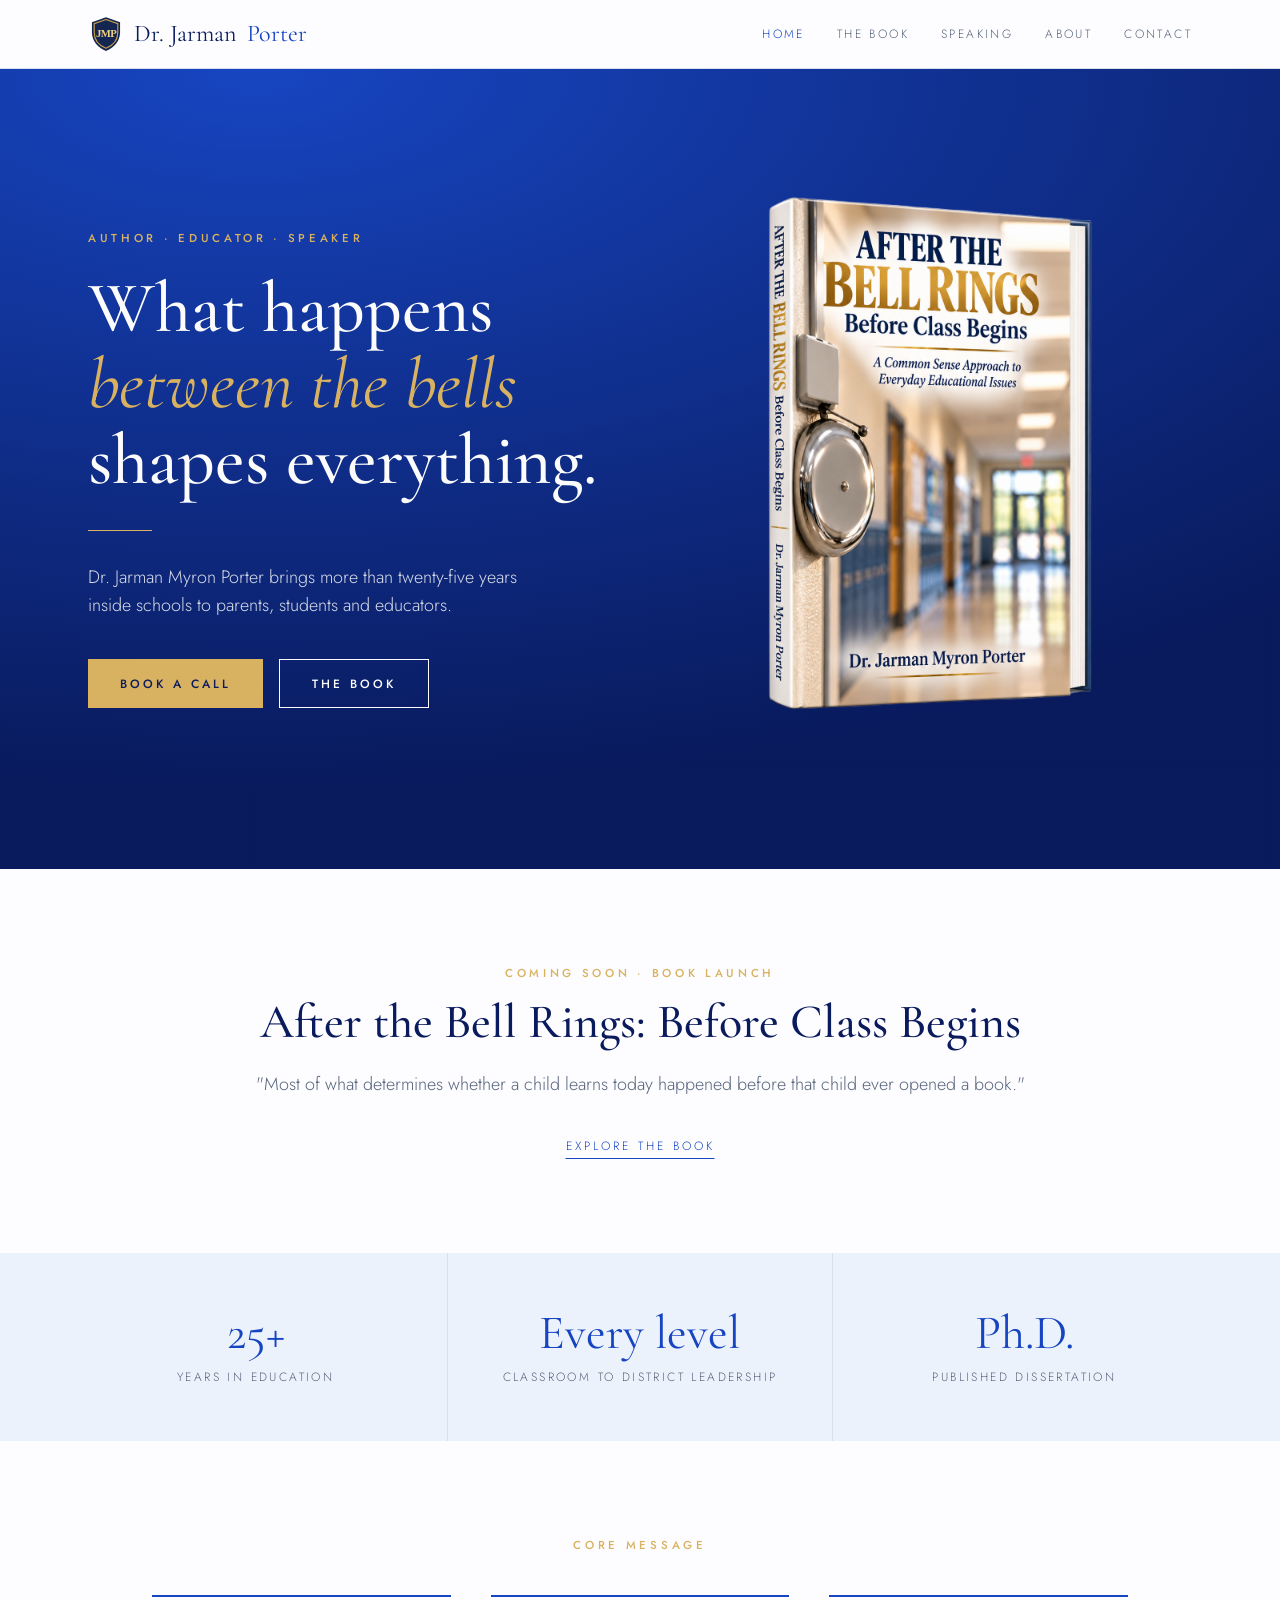
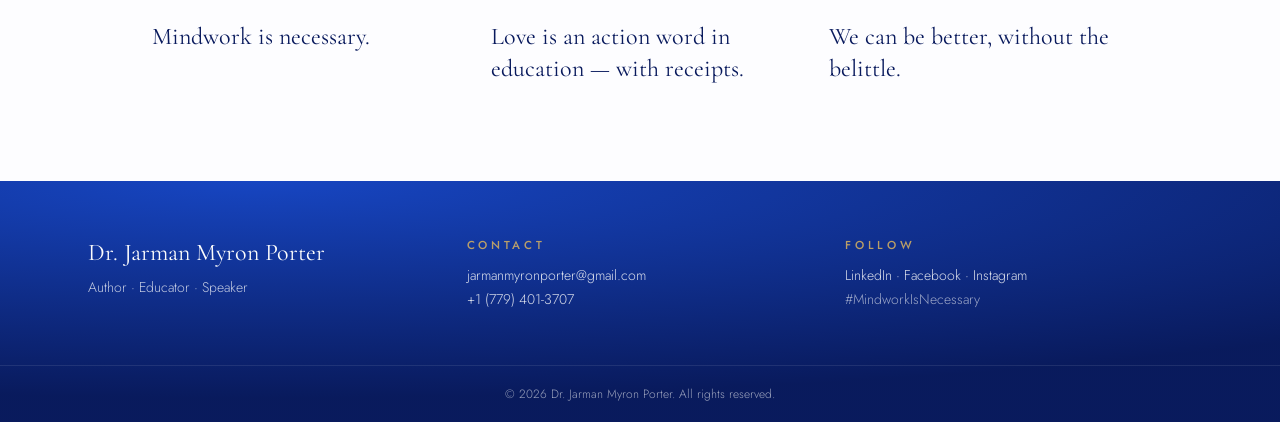
<file: index.html>
<!DOCTYPE html><html lang="en"><head><meta charSet="utf-8"/><meta name="viewport" content="width=device-width, initial-scale=1"/><link rel="preload" as="image" href="assets/after-the-bell-rings-mockup.png"/><link rel="stylesheet" href="assets/styles.css?v=20261103-mobile-nav" data-precedence="default"/><title>Dr. Jarman Myron Porter — Author of After the Bell Rings</title><meta name="author" content="Dr. Jarman Myron Porter"/><meta property="og:type" content="website"/><meta name="twitter:card" content="summary_large_image"/><meta name="description" content="Educator, author and speaker Dr. Jarman Myron Porter. Discover After the Bell Rings: Before Class Begins and book him to speak."/><meta property="og:title" content="Dr. Jarman Myron Porter — Author &amp; Speaker"/><meta property="og:description" content="A common sense approach to everyday educational issues."/><link rel="icon" href="assets/logo.svg" type="image/svg+xml"/><script src="assets/navigation.js?v=20261103-mobile-nav" defer></script></head><body><header class="sticky top-0 z-50 border-b bg-background/90 backdrop-blur"><div class="mx-auto flex max-w-6xl items-center justify-between px-6 py-4"><a class="site-brand font-display text-2xl text-royal-deep active" href="index.html" data-status="active" aria-current="page"><img class="site-brand__mark" src="assets/logo.svg" alt="" width="36" height="36"/>Dr. Jarman <span class="text-primary">Porter</span></a><nav class="desktop-navigation hidden gap-8 md:flex" aria-label="Primary navigation"><a class="text-xs uppercase tracking-[0.2em] text-muted-foreground hover:text-primary text-primary" href="index.html" data-status="active" aria-current="page">Home</a><a class="text-xs uppercase tracking-[0.2em] text-muted-foreground hover:text-primary" href="book.html">The Book</a><a class="text-xs uppercase tracking-[0.2em] text-muted-foreground hover:text-primary" href="speaking.html">Speaking</a><a class="text-xs uppercase tracking-[0.2em] text-muted-foreground hover:text-primary" href="about.html">About</a><a class="text-xs uppercase tracking-[0.2em] text-muted-foreground hover:text-primary" href="contact.html">Contact</a></nav><button class="mobile-menu-toggle md:hidden" type="button" aria-label="Open navigation" aria-expanded="false" aria-controls="mobile-navigation"><span class="mobile-menu-icon" aria-hidden="true"></span></button></div><nav id="mobile-navigation" class="mobile-navigation" aria-label="Mobile navigation" data-open="false" hidden></nav></header><main><section class="royal-panel overflow-hidden"><div class="mx-auto grid max-w-6xl items-center gap-12 px-6 py-20 md:grid-cols-2 md:py-28"><div><p class="eyebrow">Author · Educator · Speaker</p><h1 class="mt-6 text-5xl leading-[1.05] md:text-7xl">What happens <em class="text-gold">between the bells</em> shapes everything.</h1><div class="gold-rule mt-8"></div><p class="mt-8 max-w-md text-lg opacity-85">Dr. Jarman Myron Porter brings more than twenty-five years inside schools to parents, students and educators.</p><div class="mt-10 flex flex-wrap gap-4"><a class="btn-lux" href="speaking.html">Book a Call</a><a class="btn-outline-lux" href="book.html">The Book</a></div></div><img src="assets/after-the-bell-rings-mockup.png" alt="After the Bell Rings book mockup" width="960" height="1440" class="mx-auto w-full max-w-sm"/></div></section><section class="mx-auto max-w-4xl px-6 py-24 text-center"><p class="eyebrow">Coming Soon · Book Launch</p><h2 class="mt-4 text-4xl text-royal-deep md:text-5xl">After the Bell Rings: Before Class Begins</h2><p class="mt-6 text-lg text-muted-foreground">&quot;Most of what determines whether a child learns today happened before that child ever opened a book.&quot;</p><a class="mt-10 inline-block text-xs uppercase tracking-[0.25em] text-primary underline underline-offset-8" href="book.html">Explore the book</a></section><section class="bg-secondary"><div class="mx-auto grid max-w-6xl gap-px bg-border md:grid-cols-3"><div class="bg-secondary px-8 py-14 text-center"><p class="font-display text-5xl text-primary">25+</p><p class="mt-3 text-xs uppercase tracking-[0.2em] text-muted-foreground">Years in education</p></div><div class="bg-secondary px-8 py-14 text-center"><p class="font-display text-5xl text-primary">Every level</p><p class="mt-3 text-xs uppercase tracking-[0.2em] text-muted-foreground">Classroom to district leadership</p></div><div class="bg-secondary px-8 py-14 text-center"><p class="font-display text-5xl text-primary">Ph.D.</p><p class="mt-3 text-xs uppercase tracking-[0.2em] text-muted-foreground">Published dissertation</p></div></div></section><section class="mx-auto max-w-5xl px-6 py-24"><p class="eyebrow text-center">Core Message</p><div class="mt-10 grid gap-10 md:grid-cols-3"><blockquote class="border-t-2 border-primary pt-6 font-display text-2xl text-royal-deep">Mindwork is necessary.</blockquote><blockquote class="border-t-2 border-primary pt-6 font-display text-2xl text-royal-deep">Love is an action word in education — with receipts.</blockquote><blockquote class="border-t-2 border-primary pt-6 font-display text-2xl text-royal-deep">We can be better, without the belittle.</blockquote></div></section></main><footer class="royal-panel"><div class="mx-auto grid max-w-6xl gap-8 px-6 py-14 md:grid-cols-3"><div><p class="font-display text-2xl">Dr. Jarman Myron Porter</p><p class="mt-2 text-sm opacity-75">Author · Educator · Speaker</p></div><div class="text-sm opacity-85 space-y-1"><p class="eyebrow mb-3">Contact</p><a href="mailto:jarmanmyronporter@gmail.com" class="block hover:text-gold">jarmanmyronporter@gmail.com</a><a href="tel:+17794013707" class="block hover:text-gold">+1 (779) 401-3707</a></div><div class="text-sm opacity-85 space-y-1"><p class="eyebrow mb-3">Follow</p><p>LinkedIn · Facebook · Instagram</p><p class="opacity-70">#MindworkIsNecessary</p></div></div><p class="border-t border-primary-foreground/15 py-5 text-center text-xs opacity-60">© 2026 Dr. Jarman Myron Porter. All rights reserved.</p></footer></body></html>
</file>
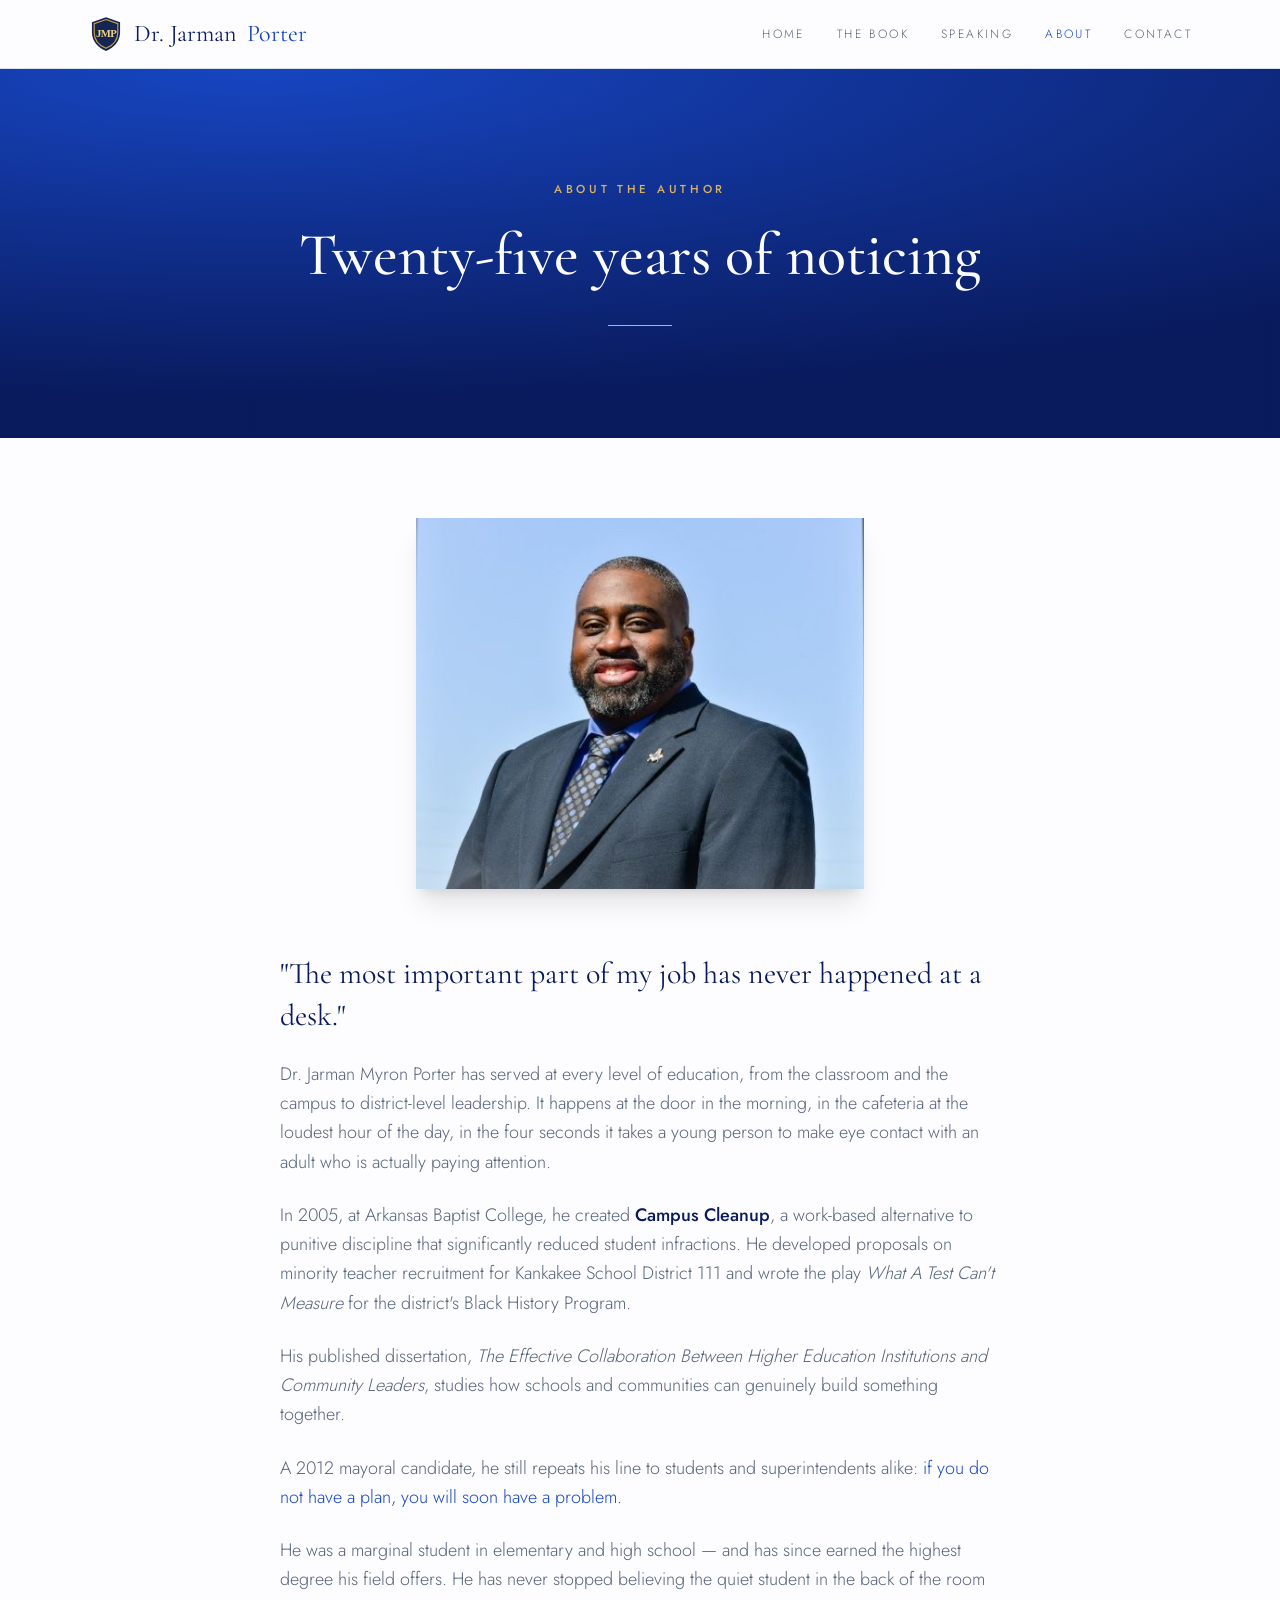
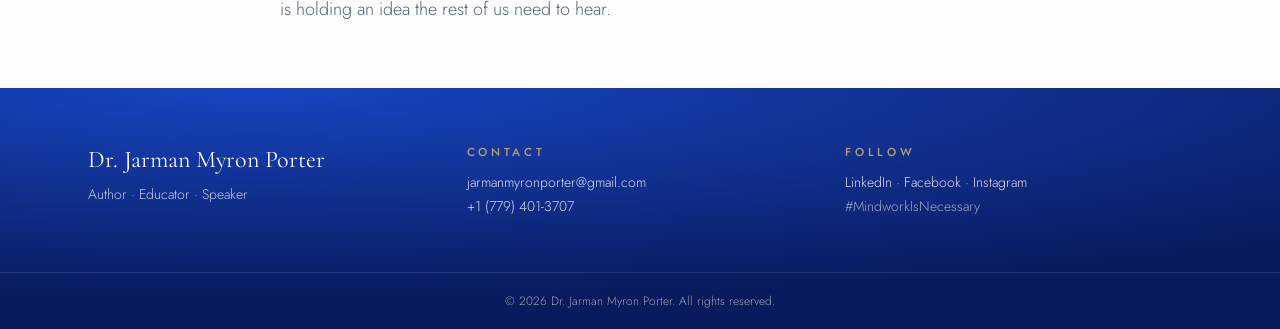
<file: about.html>
<!DOCTYPE html><html lang="en"><head><meta charSet="utf-8"/><meta name="viewport" content="width=device-width, initial-scale=1"/><link rel="stylesheet" href="assets/styles.css?v=20261103-mobile-nav" data-precedence="default"/><title>About Dr. Jarman Myron Porter — Educator &amp; Author</title><meta name="author" content="Dr. Jarman Myron Porter"/><meta property="og:type" content="website"/><meta name="twitter:card" content="summary_large_image"/><meta name="description" content="Twenty-five years inside schools, from the classroom to district leadership."/><meta property="og:title" content="About Dr. Jarman Myron Porter"/><meta property="og:description" content="Twenty-five years inside schools, noticing what matters."/><link rel="icon" href="assets/logo.svg" type="image/svg+xml"/><script src="assets/navigation.js?v=20261103-mobile-nav" defer></script></head><body><header class="sticky top-0 z-50 border-b bg-background/90 backdrop-blur"><div class="mx-auto flex max-w-6xl items-center justify-between px-6 py-4"><a class="site-brand font-display text-2xl text-royal-deep" href="index.html"><img class="site-brand__mark" src="assets/logo.svg" alt="" width="36" height="36"/>Dr. Jarman <span class="text-primary">Porter</span></a><nav class="desktop-navigation hidden gap-8 md:flex" aria-label="Primary navigation"><a class="text-xs uppercase tracking-[0.2em] text-muted-foreground hover:text-primary" href="index.html">Home</a><a class="text-xs uppercase tracking-[0.2em] text-muted-foreground hover:text-primary" href="book.html">The Book</a><a class="text-xs uppercase tracking-[0.2em] text-muted-foreground hover:text-primary" href="speaking.html">Speaking</a><a class="text-xs uppercase tracking-[0.2em] text-muted-foreground hover:text-primary text-primary" href="about.html" data-status="active" aria-current="page">About</a><a class="text-xs uppercase tracking-[0.2em] text-muted-foreground hover:text-primary" href="contact.html">Contact</a></nav><button class="mobile-menu-toggle md:hidden" type="button" aria-label="Open navigation" aria-expanded="false" aria-controls="mobile-navigation"><span class="mobile-menu-icon" aria-hidden="true"></span></button></div><nav id="mobile-navigation" class="mobile-navigation" aria-label="Mobile navigation" data-open="false" hidden></nav></header><main><section class="royal-panel"><div class="mx-auto max-w-4xl px-6 py-20 text-center md:py-28"><p class="eyebrow">About the Author</p><h1 class="mt-5 text-5xl leading-tight md:text-6xl">Twenty-five years of noticing</h1><div class="gold-rule mx-auto mt-8"></div></div></section><div class="mx-auto max-w-3xl px-6 pt-20"><img src="assets/dr-jarman-porter-portrait.jpg" alt="Dr. Jarman Myron Porter" width="480" height="400" loading="lazy" class="mx-auto w-full max-w-md shadow-xl"/></div><article class="mx-auto max-w-3xl space-y-6 px-6 py-16 text-lg leading-relaxed text-muted-foreground"><p class="font-display text-3xl leading-snug text-royal-deep">&quot;The most important part of my job has never happened at a desk.&quot;</p><p>Dr. Jarman Myron Porter has served at every level of education, from the classroom and the campus to district-level leadership. It happens at the door in the morning, in the cafeteria at the loudest hour of the day, in the four seconds it takes a young person to make eye contact with an adult who is actually paying attention.</p><p>In 2005, at Arkansas Baptist College, he created <strong class="text-royal-deep font-medium">Campus Cleanup</strong>, a work-based alternative to punitive discipline that significantly reduced student infractions. He developed proposals on minority teacher recruitment for Kankakee School District 111 and wrote the play <em>What A Test Can&#x27;t Measure</em> for the district&#x27;s Black History Program.</p><p>His published dissertation, <em>The Effective Collaboration Between Higher Education Institutions and Community Leaders</em>, studies how schools and communities can genuinely build something together.</p><p>A 2012 mayoral candidate, he still repeats his line to students and superintendents alike: <span class="text-primary">if you do not have a plan, you will soon have a problem.</span></p><p>He was a marginal student in elementary and high school — and has since earned the highest degree his field offers. He has never stopped believing the quiet student in the back of the room is holding an idea the rest of us need to hear.</p></article></main><footer class="royal-panel"><div class="mx-auto grid max-w-6xl gap-8 px-6 py-14 md:grid-cols-3"><div><p class="font-display text-2xl">Dr. Jarman Myron Porter</p><p class="mt-2 text-sm opacity-75">Author · Educator · Speaker</p></div><div class="text-sm opacity-85 space-y-1"><p class="eyebrow mb-3">Contact</p><a href="mailto:jarmanmyronporter@gmail.com" class="block hover:text-gold">jarmanmyronporter@gmail.com</a><a href="tel:+17794013707" class="block hover:text-gold">+1 (779) 401-3707</a></div><div class="text-sm opacity-85 space-y-1"><p class="eyebrow mb-3">Follow</p><p>LinkedIn · Facebook · Instagram</p><p class="opacity-70">#MindworkIsNecessary</p></div></div><p class="border-t border-primary-foreground/15 py-5 text-center text-xs opacity-60">© 2026 Dr. Jarman Myron Porter. All rights reserved.</p></footer></body></html>
</file>
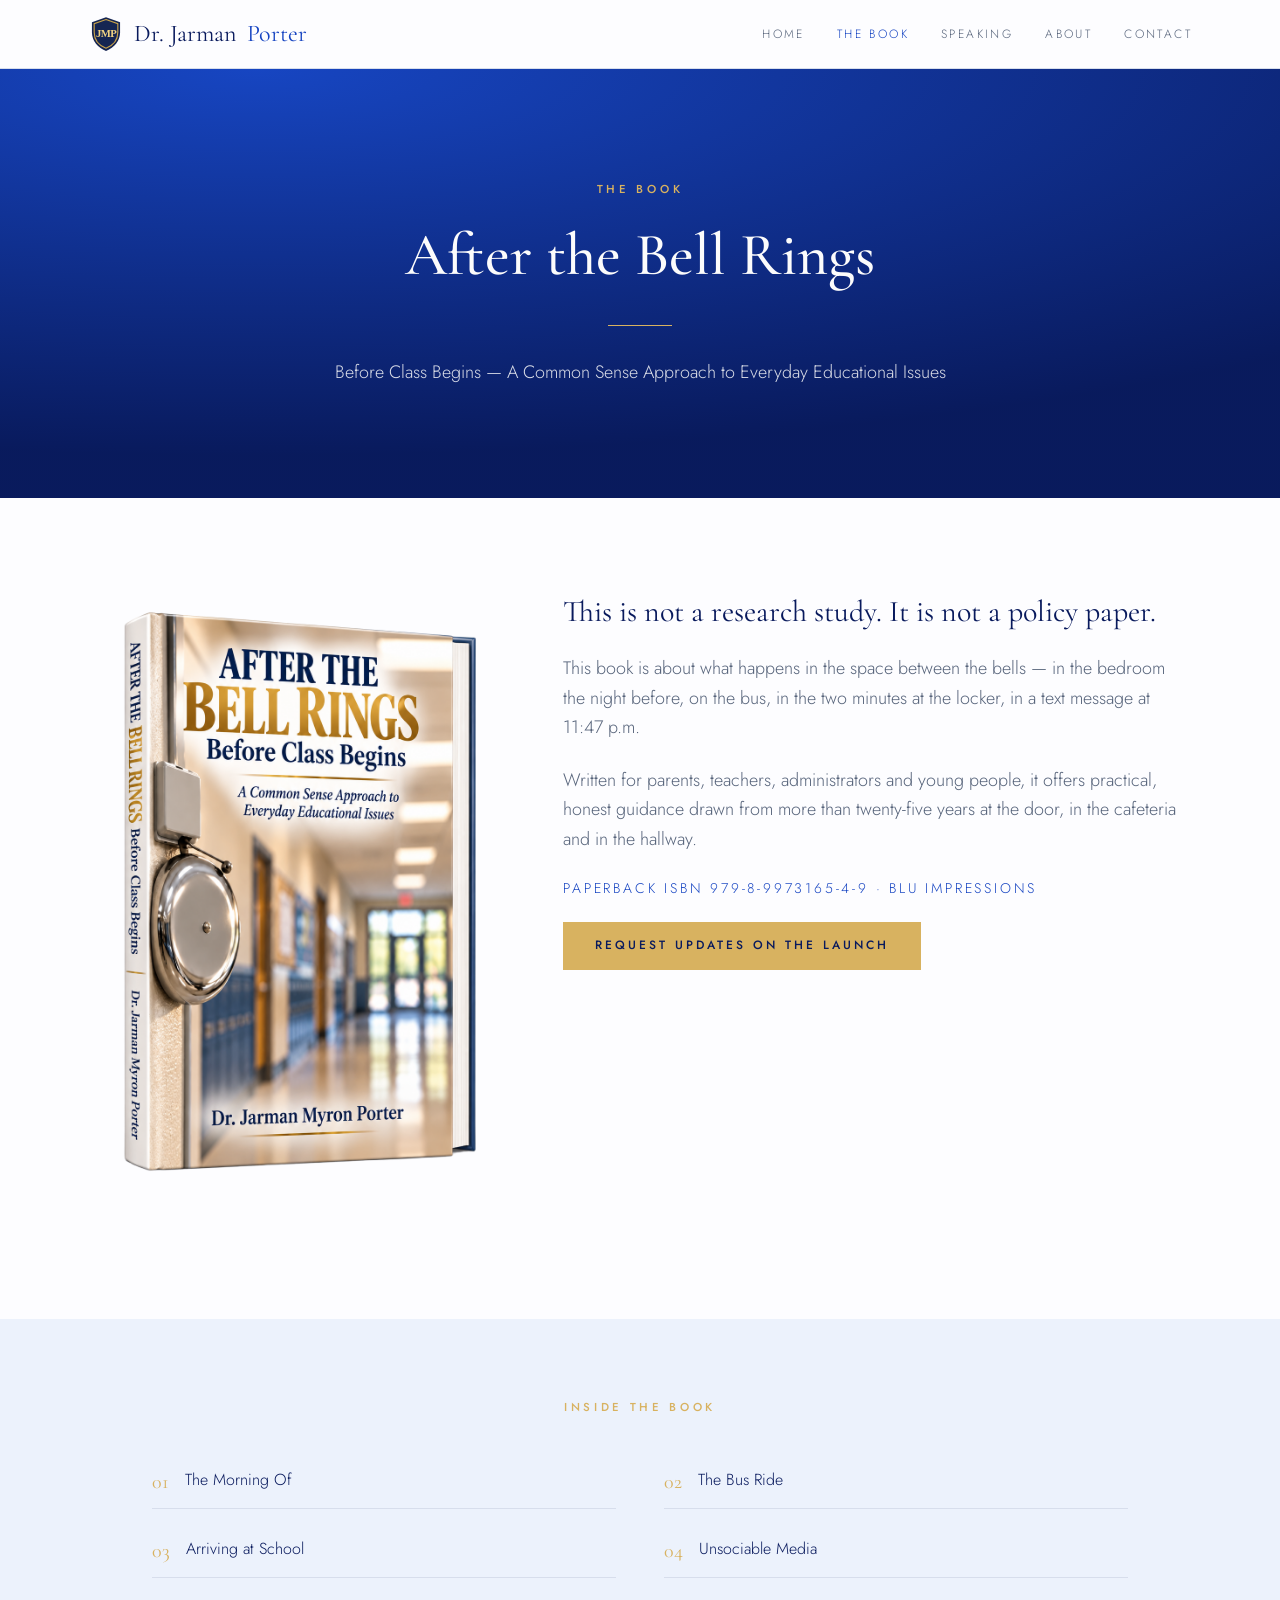
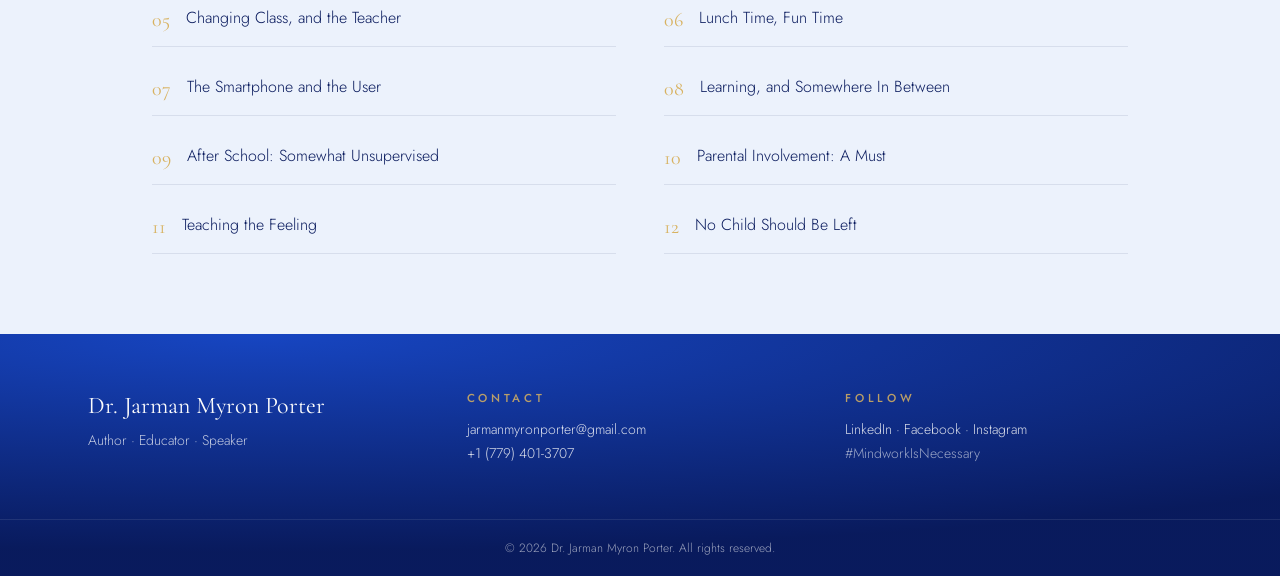
<file: book.html>
<!DOCTYPE html><html lang="en"><head><meta charSet="utf-8"/><meta name="viewport" content="width=device-width, initial-scale=1"/><link rel="stylesheet" href="assets/styles.css?v=20261103-mobile-nav" data-precedence="default"/><title>After the Bell Rings: Before Class Begins — Dr. Jarman Porter</title><meta name="author" content="Dr. Jarman Myron Porter"/><meta property="og:type" content="website"/><meta name="twitter:card" content="summary_large_image"/><meta name="description" content="A common sense approach to everyday educational issues, from the morning of to the morning after."/><meta property="og:title" content="After the Bell Rings: Before Class Begins"/><meta property="og:description" content="A common sense approach to everyday educational issues."/><link rel="icon" href="assets/logo.svg" type="image/svg+xml"/><script src="assets/navigation.js?v=20261103-mobile-nav" defer></script></head><body><header class="sticky top-0 z-50 border-b bg-background/90 backdrop-blur"><div class="mx-auto flex max-w-6xl items-center justify-between px-6 py-4"><a class="site-brand font-display text-2xl text-royal-deep" href="index.html"><img class="site-brand__mark" src="assets/logo.svg" alt="" width="36" height="36"/>Dr. Jarman <span class="text-primary">Porter</span></a><nav class="desktop-navigation hidden gap-8 md:flex" aria-label="Primary navigation"><a class="text-xs uppercase tracking-[0.2em] text-muted-foreground hover:text-primary" href="index.html">Home</a><a class="text-xs uppercase tracking-[0.2em] text-muted-foreground hover:text-primary text-primary" href="book.html" data-status="active" aria-current="page">The Book</a><a class="text-xs uppercase tracking-[0.2em] text-muted-foreground hover:text-primary" href="speaking.html">Speaking</a><a class="text-xs uppercase tracking-[0.2em] text-muted-foreground hover:text-primary" href="about.html">About</a><a class="text-xs uppercase tracking-[0.2em] text-muted-foreground hover:text-primary" href="contact.html">Contact</a></nav><button class="mobile-menu-toggle md:hidden" type="button" aria-label="Open navigation" aria-expanded="false" aria-controls="mobile-navigation"><span class="mobile-menu-icon" aria-hidden="true"></span></button></div><nav id="mobile-navigation" class="mobile-navigation" aria-label="Mobile navigation" data-open="false" hidden></nav></header><main><section class="royal-panel"><div class="mx-auto max-w-4xl px-6 py-20 text-center md:py-28"><p class="eyebrow">The Book</p><h1 class="mt-5 text-5xl leading-tight md:text-6xl">After the Bell Rings</h1><div class="gold-rule mx-auto mt-8"></div><div class="mx-auto mt-8 max-w-2xl text-lg opacity-85">Before Class Begins — A Common Sense Approach to Everyday Educational Issues</div></div></section><section class="mx-auto grid max-w-6xl gap-14 px-6 py-24 md:grid-cols-[2fr_3fr]"><img src="assets/after-the-bell-rings-mockup.png" alt="After the Bell Rings book mockup" width="960" height="1440" loading="lazy" class="w-full"/><div class="space-y-6 text-lg leading-relaxed text-muted-foreground"><p class="font-display text-3xl text-royal-deep">This is not a research study. It is not a policy paper.</p><p>This book is about what happens in the space between the bells — in the bedroom the night before, on the bus, in the two minutes at the locker, in a text message at 11:47 p.m.</p><p>Written for parents, teachers, administrators and young people, it offers practical, honest guidance drawn from more than twenty-five years at the door, in the cafeteria and in the hallway.</p><p class="text-sm uppercase tracking-[0.2em] text-primary">Paperback ISBN 979-8-9973165-4-9 · Blu Impressions</p><a class="btn-lux" href="contact.html">Request Updates on the Launch</a></div></section><section class="bg-secondary"><div class="mx-auto max-w-5xl px-6 py-20"><p class="eyebrow text-center">Inside the Book</p><ol class="mt-10 grid gap-x-12 gap-y-4 sm:grid-cols-2"><li class="flex gap-4 border-b py-3"><span class="font-display text-xl text-gold">01</span><span class="text-royal-deep">The Morning Of</span></li><li class="flex gap-4 border-b py-3"><span class="font-display text-xl text-gold">02</span><span class="text-royal-deep">The Bus Ride</span></li><li class="flex gap-4 border-b py-3"><span class="font-display text-xl text-gold">03</span><span class="text-royal-deep">Arriving at School</span></li><li class="flex gap-4 border-b py-3"><span class="font-display text-xl text-gold">04</span><span class="text-royal-deep">Unsociable Media</span></li><li class="flex gap-4 border-b py-3"><span class="font-display text-xl text-gold">05</span><span class="text-royal-deep">Changing Class, and the Teacher</span></li><li class="flex gap-4 border-b py-3"><span class="font-display text-xl text-gold">06</span><span class="text-royal-deep">Lunch Time, Fun Time</span></li><li class="flex gap-4 border-b py-3"><span class="font-display text-xl text-gold">07</span><span class="text-royal-deep">The Smartphone and the User</span></li><li class="flex gap-4 border-b py-3"><span class="font-display text-xl text-gold">08</span><span class="text-royal-deep">Learning, and Somewhere In Between</span></li><li class="flex gap-4 border-b py-3"><span class="font-display text-xl text-gold">09</span><span class="text-royal-deep">After School: Somewhat Unsupervised</span></li><li class="flex gap-4 border-b py-3"><span class="font-display text-xl text-gold">10</span><span class="text-royal-deep">Parental Involvement: A Must</span></li><li class="flex gap-4 border-b py-3"><span class="font-display text-xl text-gold">11</span><span class="text-royal-deep">Teaching the Feeling</span></li><li class="flex gap-4 border-b py-3"><span class="font-display text-xl text-gold">12</span><span class="text-royal-deep">No Child Should Be Left</span></li></ol></div></section></main><footer class="royal-panel"><div class="mx-auto grid max-w-6xl gap-8 px-6 py-14 md:grid-cols-3"><div><p class="font-display text-2xl">Dr. Jarman Myron Porter</p><p class="mt-2 text-sm opacity-75">Author · Educator · Speaker</p></div><div class="text-sm opacity-85 space-y-1"><p class="eyebrow mb-3">Contact</p><a href="mailto:jarmanmyronporter@gmail.com" class="block hover:text-gold">jarmanmyronporter@gmail.com</a><a href="tel:+17794013707" class="block hover:text-gold">+1 (779) 401-3707</a></div><div class="text-sm opacity-85 space-y-1"><p class="eyebrow mb-3">Follow</p><p>LinkedIn · Facebook · Instagram</p><p class="opacity-70">#MindworkIsNecessary</p></div></div><p class="border-t border-primary-foreground/15 py-5 text-center text-xs opacity-60">© 2026 Dr. Jarman Myron Porter. All rights reserved.</p></footer></body></html>
</file>
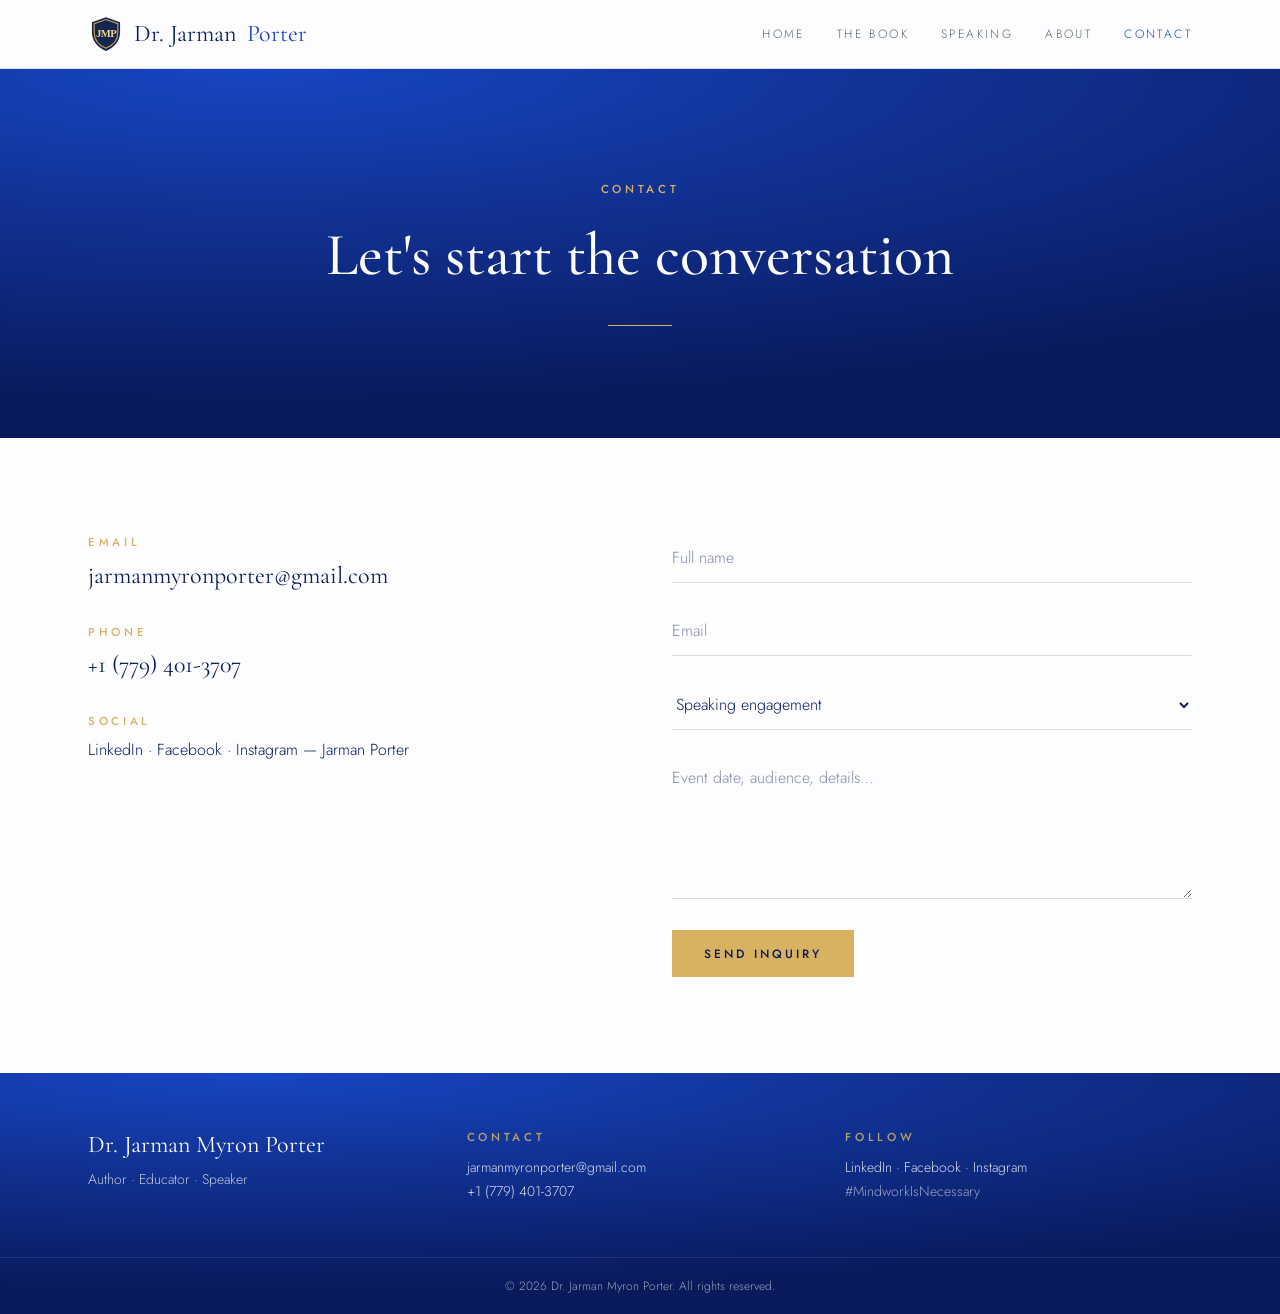
<file: contact.html>
<!DOCTYPE html><html lang="en"><head><meta charSet="utf-8"/><meta name="viewport" content="width=device-width, initial-scale=1"/><link rel="stylesheet" href="assets/styles.css?v=20261103-mobile-nav" data-precedence="default"/><title>Contact &amp; Booking — Dr. Jarman Myron Porter</title><meta name="author" content="Dr. Jarman Myron Porter"/><meta property="og:type" content="website"/><meta name="twitter:card" content="summary_large_image"/><meta name="description" content="Book Dr. Porter for speaking, media or book inquiries."/><meta property="og:title" content="Contact Dr. Jarman Myron Porter"/><meta property="og:description" content="Speaking, media and book inquiries."/><link rel="icon" href="assets/logo.svg" type="image/svg+xml"/><script src="assets/navigation.js?v=20261103-mobile-nav" defer></script></head><body><header class="sticky top-0 z-50 border-b bg-background/90 backdrop-blur"><div class="mx-auto flex max-w-6xl items-center justify-between px-6 py-4"><a class="site-brand font-display text-2xl text-royal-deep" href="index.html"><img class="site-brand__mark" src="assets/logo.svg" alt="" width="36" height="36"/>Dr. Jarman <span class="text-primary">Porter</span></a><nav class="desktop-navigation hidden gap-8 md:flex" aria-label="Primary navigation"><a class="text-xs uppercase tracking-[0.2em] text-muted-foreground hover:text-primary" href="index.html">Home</a><a class="text-xs uppercase tracking-[0.2em] text-muted-foreground hover:text-primary" href="book.html">The Book</a><a class="text-xs uppercase tracking-[0.2em] text-muted-foreground hover:text-primary" href="speaking.html">Speaking</a><a class="text-xs uppercase tracking-[0.2em] text-muted-foreground hover:text-primary" href="about.html">About</a><a class="text-xs uppercase tracking-[0.2em] text-muted-foreground hover:text-primary text-primary" href="contact.html" data-status="active" aria-current="page">Contact</a></nav><button class="mobile-menu-toggle md:hidden" type="button" aria-label="Open navigation" aria-expanded="false" aria-controls="mobile-navigation"><span class="mobile-menu-icon" aria-hidden="true"></span></button></div><nav id="mobile-navigation" class="mobile-navigation" aria-label="Mobile navigation" data-open="false" hidden></nav></header><main><section class="royal-panel"><div class="mx-auto max-w-4xl px-6 py-20 text-center md:py-28"><p class="eyebrow">Contact</p><h1 class="mt-5 text-5xl leading-tight md:text-6xl">Let&#x27;s start the conversation</h1><div class="gold-rule mx-auto mt-8"></div></div></section><section class="mx-auto grid max-w-6xl gap-16 px-6 py-24 md:grid-cols-2"><div class="space-y-8"><div><p class="eyebrow">Email</p><a href="mailto:jarmanmyronporter@gmail.com" class="mt-2 block font-display text-2xl text-royal-deep hover:text-primary break-all">jarmanmyronporter@gmail.com</a></div><div><p class="eyebrow">Phone</p><a href="tel:+17794013707" class="mt-2 block font-display text-2xl text-royal-deep hover:text-primary">+1 (779) 401-3707</a></div><div><p class="eyebrow">Social</p><p class="mt-2 text-royal-deep">LinkedIn · Facebook · Instagram — Jarman Porter</p></div></div><form class="space-y-6"><input required="" placeholder="Full name" class="w-full border-b bg-transparent py-3 text-royal-deep outline-none focus:border-primary" value=""/><input required="" type="email" placeholder="Email" class="w-full border-b bg-transparent py-3 text-royal-deep outline-none focus:border-primary" value=""/><select class="w-full border-b bg-transparent py-3 text-royal-deep outline-none focus:border-primary"><option selected="">Speaking engagement</option><option>Book inquiry</option><option>Media / interview</option><option>Other</option></select><textarea required="" rows="5" placeholder="Event date, audience, details…" class="w-full border-b bg-transparent py-3 text-royal-deep outline-none focus:border-primary"></textarea><button type="submit" class="btn-lux">Send Inquiry</button></form></section></main><footer class="royal-panel"><div class="mx-auto grid max-w-6xl gap-8 px-6 py-14 md:grid-cols-3"><div><p class="font-display text-2xl">Dr. Jarman Myron Porter</p><p class="mt-2 text-sm opacity-75">Author · Educator · Speaker</p></div><div class="text-sm opacity-85 space-y-1"><p class="eyebrow mb-3">Contact</p><a href="mailto:jarmanmyronporter@gmail.com" class="block hover:text-gold">jarmanmyronporter@gmail.com</a><a href="tel:+17794013707" class="block hover:text-gold">+1 (779) 401-3707</a></div><div class="text-sm opacity-85 space-y-1"><p class="eyebrow mb-3">Follow</p><p>LinkedIn · Facebook · Instagram</p><p class="opacity-70">#MindworkIsNecessary</p></div></div><p class="border-t border-primary-foreground/15 py-5 text-center text-xs opacity-60">© 2026 Dr. Jarman Myron Porter. All rights reserved.</p></footer></body></html>
</file>
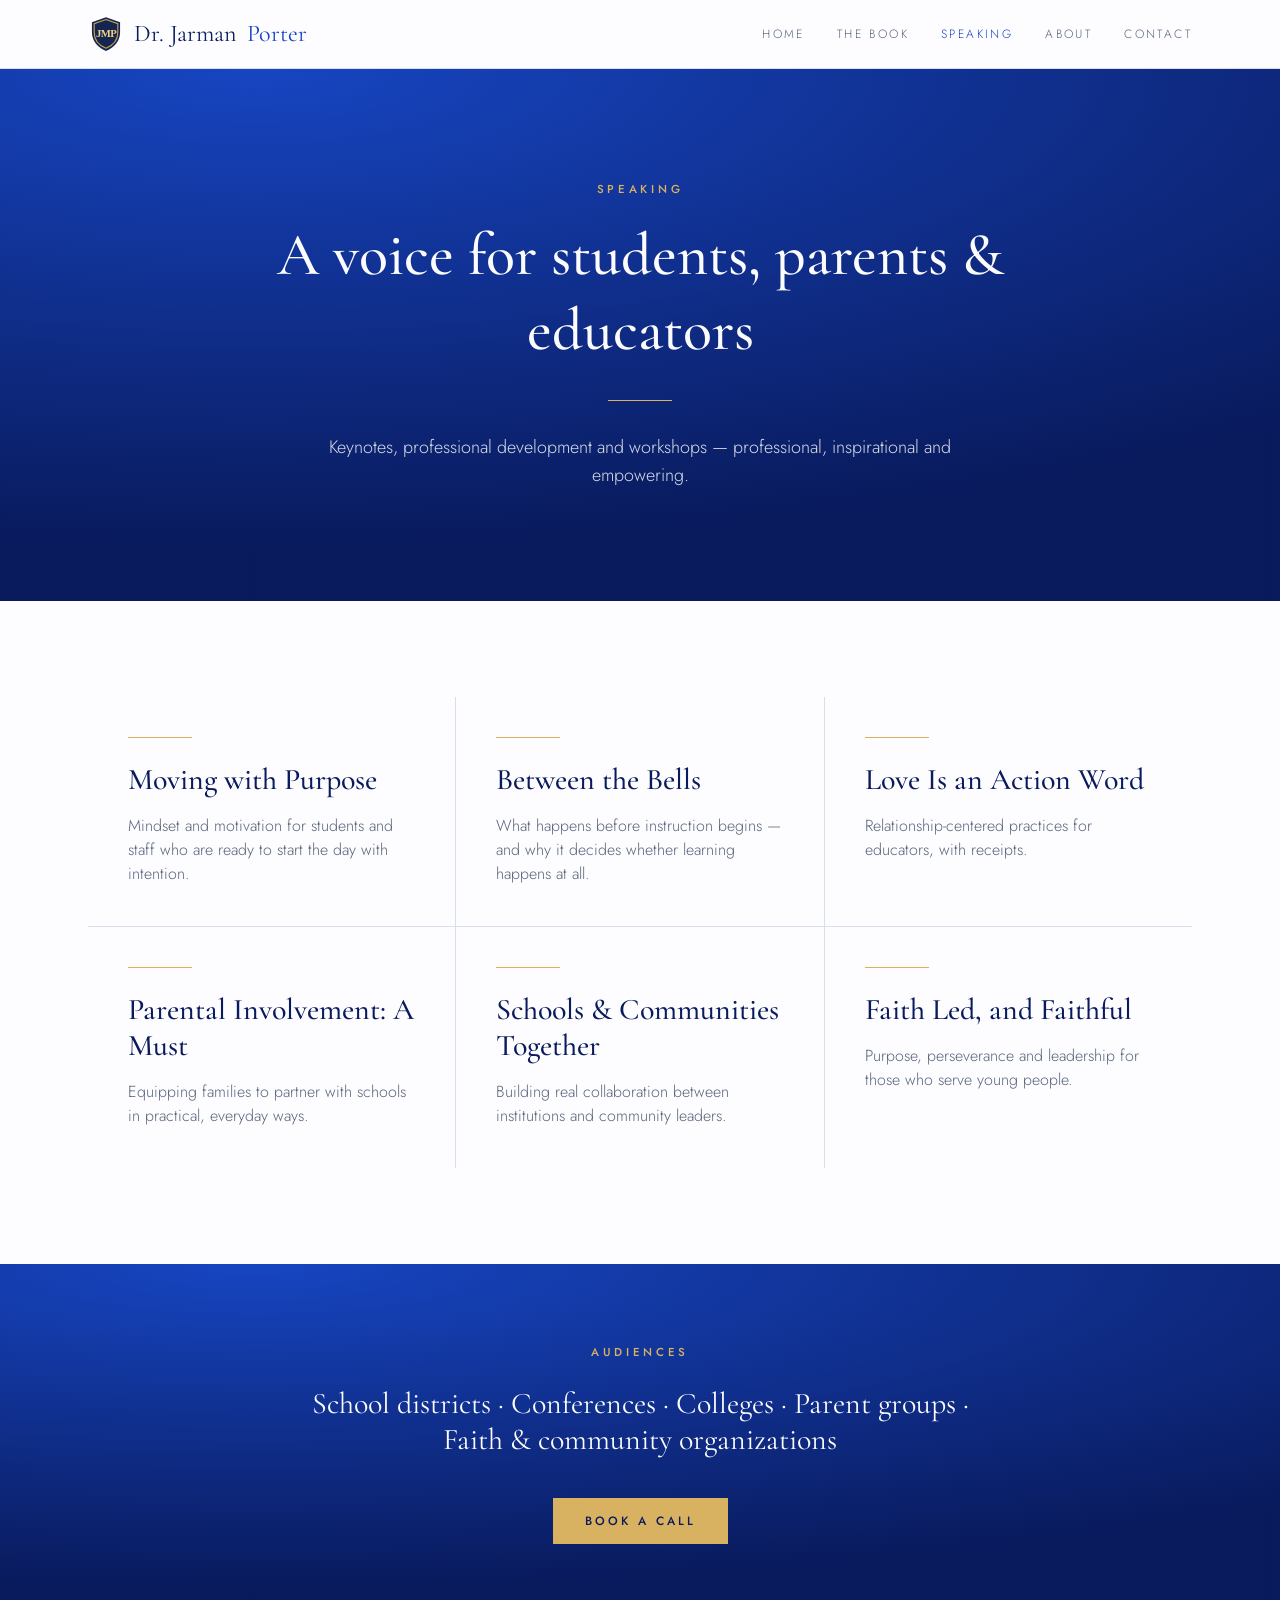
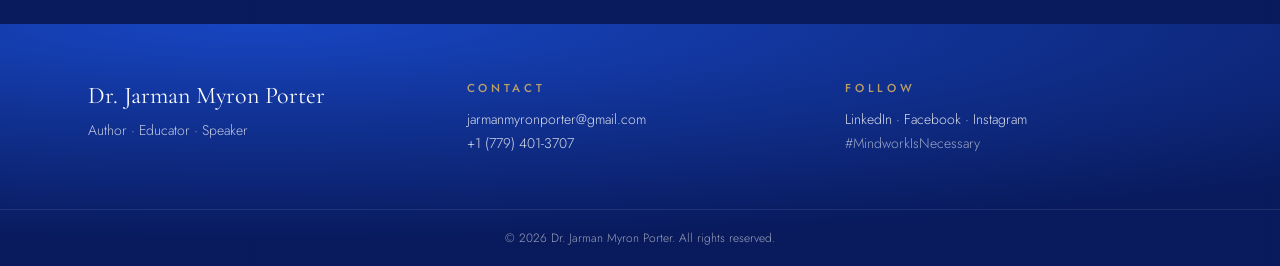
<file: speaking.html>
<!DOCTYPE html><html lang="en"><head><meta charSet="utf-8"/><meta name="viewport" content="width=device-width, initial-scale=1"/><link rel="stylesheet" href="assets/styles.css?v=20261103-mobile-nav" data-precedence="default"/><title>Book Dr. Jarman Porter to Speak — Keynotes &amp; Workshops</title><meta name="author" content="Dr. Jarman Myron Porter"/><meta property="og:type" content="website"/><meta name="twitter:card" content="summary_large_image"/><meta name="description" content="Keynotes, professional development and workshops for educators, parents and students."/><meta property="og:title" content="Book Dr. Jarman Porter to Speak"/><meta property="og:description" content="Keynotes and professional development for schools and communities."/><link rel="icon" href="assets/logo.svg" type="image/svg+xml"/><script src="assets/navigation.js?v=20261103-mobile-nav" defer></script></head><body><header class="sticky top-0 z-50 border-b bg-background/90 backdrop-blur"><div class="mx-auto flex max-w-6xl items-center justify-between px-6 py-4"><a class="site-brand font-display text-2xl text-royal-deep" href="index.html"><img class="site-brand__mark" src="assets/logo.svg" alt="" width="36" height="36"/>Dr. Jarman <span class="text-primary">Porter</span></a><nav class="desktop-navigation hidden gap-8 md:flex" aria-label="Primary navigation"><a class="text-xs uppercase tracking-[0.2em] text-muted-foreground hover:text-primary" href="index.html">Home</a><a class="text-xs uppercase tracking-[0.2em] text-muted-foreground hover:text-primary" href="book.html">The Book</a><a class="text-xs uppercase tracking-[0.2em] text-muted-foreground hover:text-primary text-primary" href="speaking.html" data-status="active" aria-current="page">Speaking</a><a class="text-xs uppercase tracking-[0.2em] text-muted-foreground hover:text-primary" href="about.html">About</a><a class="text-xs uppercase tracking-[0.2em] text-muted-foreground hover:text-primary" href="contact.html">Contact</a></nav><button class="mobile-menu-toggle md:hidden" type="button" aria-label="Open navigation" aria-expanded="false" aria-controls="mobile-navigation"><span class="mobile-menu-icon" aria-hidden="true"></span></button></div><nav id="mobile-navigation" class="mobile-navigation" aria-label="Mobile navigation" data-open="false" hidden></nav></header><main><section class="royal-panel"><div class="mx-auto max-w-4xl px-6 py-20 text-center md:py-28"><p class="eyebrow">Speaking</p><h1 class="mt-5 text-5xl leading-tight md:text-6xl">A voice for students, parents &amp; educators</h1><div class="gold-rule mx-auto mt-8"></div><div class="mx-auto mt-8 max-w-2xl text-lg opacity-85">Keynotes, professional development and workshops — professional, inspirational and empowering.</div></div></section><section class="mx-auto max-w-6xl px-6 py-24"><div class="grid gap-px bg-border md:grid-cols-3"><div class="bg-background p-10"><div class="gold-rule"></div><h3 class="mt-6 text-3xl text-royal-deep">Moving with Purpose</h3><p class="mt-4 text-muted-foreground">Mindset and motivation for students and staff who are ready to start the day with intention.</p></div><div class="bg-background p-10"><div class="gold-rule"></div><h3 class="mt-6 text-3xl text-royal-deep">Between the Bells</h3><p class="mt-4 text-muted-foreground">What happens before instruction begins — and why it decides whether learning happens at all.</p></div><div class="bg-background p-10"><div class="gold-rule"></div><h3 class="mt-6 text-3xl text-royal-deep">Love Is an Action Word</h3><p class="mt-4 text-muted-foreground">Relationship-centered practices for educators, with receipts.</p></div><div class="bg-background p-10"><div class="gold-rule"></div><h3 class="mt-6 text-3xl text-royal-deep">Parental Involvement: A Must</h3><p class="mt-4 text-muted-foreground">Equipping families to partner with schools in practical, everyday ways.</p></div><div class="bg-background p-10"><div class="gold-rule"></div><h3 class="mt-6 text-3xl text-royal-deep">Schools &amp; Communities Together</h3><p class="mt-4 text-muted-foreground">Building real collaboration between institutions and community leaders.</p></div><div class="bg-background p-10"><div class="gold-rule"></div><h3 class="mt-6 text-3xl text-royal-deep">Faith Led, and Faithful</h3><p class="mt-4 text-muted-foreground">Purpose, perseverance and leadership for those who serve young people.</p></div></div></section><section class="royal-panel"><div class="mx-auto max-w-3xl px-6 py-20 text-center"><p class="eyebrow">Audiences</p><p class="mt-6 font-display text-3xl">School districts · Conferences · Colleges · Parent groups · Faith &amp; community organizations</p><a class="btn-lux mt-10" href="contact.html">Book a Call</a></div></section></main><footer class="royal-panel"><div class="mx-auto grid max-w-6xl gap-8 px-6 py-14 md:grid-cols-3"><div><p class="font-display text-2xl">Dr. Jarman Myron Porter</p><p class="mt-2 text-sm opacity-75">Author · Educator · Speaker</p></div><div class="text-sm opacity-85 space-y-1"><p class="eyebrow mb-3">Contact</p><a href="mailto:jarmanmyronporter@gmail.com" class="block hover:text-gold">jarmanmyronporter@gmail.com</a><a href="tel:+17794013707" class="block hover:text-gold">+1 (779) 401-3707</a></div><div class="text-sm opacity-85 space-y-1"><p class="eyebrow mb-3">Follow</p><p>LinkedIn · Facebook · Instagram</p><p class="opacity-70">#MindworkIsNecessary</p></div></div><p class="border-t border-primary-foreground/15 py-5 text-center text-xs opacity-60">© 2026 Dr. Jarman Myron Porter. All rights reserved.</p></footer></body></html>
</file>
<file: assets/styles.css>
@font-face {
  font-family: 'Cormorant Garamond';
  font-style: italic;
  font-weight: 400;
  font-display: swap;
  src: url(fonts/font-1.woff2) format('woff2');
  unicode-range: U+0000-00FF, U+0131, U+0152-0153, U+02BB-02BC, U+02C6, U+02DA, U+02DC, U+0304, U+0308, U+0329, U+2000-206F, U+20AC, U+2122, U+2191, U+2193, U+2212, U+2215, U+FEFF, U+FFFD;
}
@font-face {
  font-family: 'Cormorant Garamond';
  font-style: normal;
  font-weight: 400;
  font-display: swap;
  src: url(fonts/font-2.woff2) format('woff2');
  unicode-range: U+0000-00FF, U+0131, U+0152-0153, U+02BB-02BC, U+02C6, U+02DA, U+02DC, U+0304, U+0308, U+0329, U+2000-206F, U+20AC, U+2122, U+2191, U+2193, U+2212, U+2215, U+FEFF, U+FFFD;
}
@font-face {
  font-family: 'Cormorant Garamond';
  font-style: normal;
  font-weight: 500;
  font-display: swap;
  src: url(fonts/font-3.woff2) format('woff2');
  unicode-range: U+0000-00FF, U+0131, U+0152-0153, U+02BB-02BC, U+02C6, U+02DA, U+02DC, U+0304, U+0308, U+0329, U+2000-206F, U+20AC, U+2122, U+2191, U+2193, U+2212, U+2215, U+FEFF, U+FFFD;
}
@font-face {
  font-family: 'Jost';
  font-style: normal;
  font-weight: 300;
  font-display: swap;
  src: url(fonts/font-4.woff2) format('woff2');
  unicode-range: U+0000-00FF, U+0131, U+0152-0153, U+02BB-02BC, U+02C6, U+02DA, U+02DC, U+0304, U+0308, U+0329, U+2000-206F, U+20AC, U+2122, U+2191, U+2193, U+2212, U+2215, U+FEFF, U+FFFD;
}
@font-face {
  font-family: 'Jost';
  font-style: normal;
  font-weight: 400;
  font-display: swap;
  src: url(fonts/font-5.woff2) format('woff2');
  unicode-range: U+0000-00FF, U+0131, U+0152-0153, U+02BB-02BC, U+02C6, U+02DA, U+02DC, U+0304, U+0308, U+0329, U+2000-206F, U+20AC, U+2122, U+2191, U+2193, U+2212, U+2215, U+FEFF, U+FFFD;
}
@font-face {
  font-family: 'Jost';
  font-style: normal;
  font-weight: 500;
  font-display: swap;
  src: url(fonts/font-6.woff2) format('woff2');
  unicode-range: U+0000-00FF, U+0131, U+0152-0153, U+02BB-02BC, U+02C6, U+02DA, U+02DC, U+0304, U+0308, U+0329, U+2000-206F, U+20AC, U+2122, U+2191, U+2193, U+2212, U+2215, U+FEFF, U+FFFD;
}
/*! tailwindcss v4.3.3 | MIT License | https://tailwindcss.com */
@layer properties {
  @supports (((-webkit-hyphens: none)) and (not (margin-trim: inline))) or ((-moz-orient: inline) and (not (color: rgb(from red r g b)))) {
    *, :before, :after, ::backdrop {
      --tw-translate-x: 0;
      --tw-translate-y: 0;
      --tw-translate-z: 0;
      --tw-rotate-x: initial;
      --tw-rotate-y: initial;
      --tw-rotate-z: initial;
      --tw-skew-x: initial;
      --tw-skew-y: initial;
      --tw-space-y-reverse: 0;
      --tw-space-x-reverse: 0;
      --tw-border-style: solid;
      --tw-leading: initial;
      --tw-font-weight: initial;
      --tw-tracking: initial;
      --tw-ordinal: initial;
      --tw-slashed-zero: initial;
      --tw-numeric-figure: initial;
      --tw-numeric-spacing: initial;
      --tw-numeric-fraction: initial;
      --tw-shadow: 0 0 #0000;
      --tw-shadow-color: initial;
      --tw-shadow-alpha: 100%;
      --tw-inset-shadow: 0 0 #0000;
      --tw-inset-shadow-color: initial;
      --tw-inset-shadow-alpha: 100%;
      --tw-ring-color: initial;
      --tw-ring-shadow: 0 0 #0000;
      --tw-inset-ring-color: initial;
      --tw-inset-ring-shadow: 0 0 #0000;
      --tw-ring-inset: initial;
      --tw-ring-offset-width: 0px;
      --tw-ring-offset-color: #fff;
      --tw-ring-offset-shadow: 0 0 #0000;
      --tw-outline-style: solid;
      --tw-blur: initial;
      --tw-brightness: initial;
      --tw-contrast: initial;
      --tw-grayscale: initial;
      --tw-hue-rotate: initial;
      --tw-invert: initial;
      --tw-opacity: initial;
      --tw-saturate: initial;
      --tw-sepia: initial;
      --tw-drop-shadow: initial;
      --tw-drop-shadow-color: initial;
      --tw-drop-shadow-alpha: 100%;
      --tw-drop-shadow-size: initial;
      --tw-backdrop-blur: initial;
      --tw-backdrop-brightness: initial;
      --tw-backdrop-contrast: initial;
      --tw-backdrop-grayscale: initial;
      --tw-backdrop-hue-rotate: initial;
      --tw-backdrop-invert: initial;
      --tw-backdrop-opacity: initial;
      --tw-backdrop-saturate: initial;
      --tw-backdrop-sepia: initial;
      --tw-duration: initial;
      --tw-ease: initial;
      --tw-content: "";
      --tw-animation-delay: 0s;
      --tw-animation-direction: normal;
      --tw-animation-duration: initial;
      --tw-animation-fill-mode: none;
      --tw-animation-iteration-count: 1;
      --tw-enter-blur: 0;
      --tw-enter-opacity: 1;
      --tw-enter-rotate: 0;
      --tw-enter-scale: 1;
      --tw-enter-translate-x: 0;
      --tw-enter-translate-y: 0;
      --tw-exit-blur: 0;
      --tw-exit-opacity: 1;
      --tw-exit-rotate: 0;
      --tw-exit-scale: 1;
      --tw-exit-translate-x: 0;
      --tw-exit-translate-y: 0;
    }
  }
}

@layer theme {
  :root, :host {
    --font-sans: "Jost", system-ui, sans-serif;
    --font-mono: ui-monospace, SFMono-Regular, Menlo, Monaco, Consolas, "Liberation Mono",
      "Courier New", monospace;
    --color-black: #000;
    --spacing: .25rem;
    --container-sm: 24rem;
    --container-md: 28rem;
    --container-lg: 32rem;
    --container-2xl: 42rem;
    --container-3xl: 48rem;
    --container-4xl: 56rem;
    --container-5xl: 64rem;
    --container-6xl: 72rem;
    --text-xs: .75rem;
    --text-xs--line-height: calc(1 / .75);
    --text-sm: .875rem;
    --text-sm--line-height: calc(1.25 / .875);
    --text-base: 1rem;
    --text-base--line-height: calc(1.5 / 1);
    --text-lg: 1.125rem;
    --text-lg--line-height: calc(1.75 / 1.125);
    --text-xl: 1.25rem;
    --text-xl--line-height: calc(1.75 / 1.25);
    --text-2xl: 1.5rem;
    --text-2xl--line-height: calc(2 / 1.5);
    --text-3xl: 1.875rem;
    --text-3xl--line-height: calc(2.25 / 1.875);
    --text-4xl: 2.25rem;
    --text-4xl--line-height: calc(2.5 / 2.25);
    --text-5xl: 3rem;
    --text-5xl--line-height: 1;
    --text-6xl: 3.75rem;
    --text-6xl--line-height: 1;
    --text-7xl: 4.5rem;
    --text-7xl--line-height: 1;
    --font-weight-normal: 400;
    --font-weight-medium: 500;
    --font-weight-semibold: 600;
    --font-weight-bold: 700;
    --tracking-tight: -.025em;
    --tracking-widest: .1em;
    --leading-tight: 1.25;
    --leading-snug: 1.375;
    --leading-relaxed: 1.625;
    --radius-xl: .75rem;
    --ease-in-out: cubic-bezier(.4, 0, .2, 1);
    --animate-pulse: pulse 2s cubic-bezier(.4, 0, .6, 1) infinite;
    --aspect-video: 16 / 9;
    --default-transition-duration: .15s;
    --default-transition-timing-function: cubic-bezier(.4, 0, .2, 1);
    --default-font-family: "Jost", system-ui, sans-serif;
    --default-mono-font-family: var(--font-mono);
    --font-display: "Cormorant Garamond", Georgia, serif;
    --color-background: var(--background);
    --color-foreground: var(--foreground);
    --color-border: var(--border);
  }
}

@layer base {
  *, :after, :before, ::backdrop {
    box-sizing: border-box;
    border: 0 solid;
    margin: 0;
    padding: 0;
  }

  ::file-selector-button {
    box-sizing: border-box;
    border: 0 solid;
    margin: 0;
    padding: 0;
  }

  html, :host {
    -webkit-text-size-adjust: 100%;
    tab-size: 4;
    line-height: 1.5;
    font-family: var(--default-font-family, -apple-system, BlinkMacSystemFont, "Segoe UI", Roboto, "Helvetica Neue", "Noto Sans", Arial, sans-serif, "Apple Color Emoji", "Segoe UI Emoji", "Segoe UI Symbol", "Noto Color Emoji");
    font-feature-settings: var(--default-font-feature-settings, normal);
    font-variation-settings: var(--default-font-variation-settings, normal);
    -webkit-tap-highlight-color: transparent;
  }

  hr {
    height: 0;
    color: inherit;
    border-top-width: 1px;
  }

  abbr:where([title]) {
    -webkit-text-decoration: underline dotted;
    text-decoration: underline dotted;
  }

  h1, h2, h3, h4, h5, h6 {
    font-size: inherit;
    font-weight: inherit;
  }

  a {
    color: inherit;
    -webkit-text-decoration: inherit;
    -webkit-text-decoration: inherit;
    text-decoration: inherit;
  }

  b, strong {
    font-weight: bolder;
  }

  code, kbd, samp, pre {
    font-family: var(--default-mono-font-family, ui-monospace, SFMono-Regular, Menlo, Monaco, Consolas, "Liberation Mono", "Courier New", monospace);
    font-feature-settings: var(--default-mono-font-feature-settings, normal);
    font-variation-settings: var(--default-mono-font-variation-settings, normal);
    font-size: 1em;
  }

  small {
    font-size: 80%;
  }

  sub, sup {
    vertical-align: baseline;
    font-size: 75%;
    line-height: 0;
    position: relative;
  }

  sub {
    bottom: -.25em;
  }

  sup {
    top: -.5em;
  }

  table {
    text-indent: 0;
    border-color: inherit;
    border-collapse: collapse;
  }

  :-moz-focusring:where(:not(iframe)) {
    outline: auto;
  }

  progress {
    vertical-align: baseline;
  }

  summary {
    display: list-item;
  }

  ol, ul, menu {
    list-style: none;
  }

  img, svg, video, canvas, audio, iframe, embed, object {
    vertical-align: middle;
    display: block;
  }

  img, video {
    max-width: 100%;
    height: auto;
  }

  button, input, select, optgroup, textarea {
    font: inherit;
    font-feature-settings: inherit;
    font-variation-settings: inherit;
    letter-spacing: inherit;
    color: inherit;
    opacity: 1;
    background-color: #0000;
    border-radius: 0;
  }

  ::file-selector-button {
    font: inherit;
    font-feature-settings: inherit;
    font-variation-settings: inherit;
    letter-spacing: inherit;
    color: inherit;
    opacity: 1;
    background-color: #0000;
    border-radius: 0;
  }

  :where(select:is([multiple], [size])) optgroup {
    font-weight: bolder;
  }

  :where(select:is([multiple], [size])) optgroup option {
    padding-inline-start: 20px;
  }

  ::file-selector-button {
    margin-inline-end: 4px;
  }

  ::placeholder {
    opacity: 1;
  }

  @supports (not ((-webkit-appearance: -apple-pay-button))) or (contain-intrinsic-size: 1px) {
    ::placeholder {
      color: currentColor;
    }

    @supports (color: color-mix(in lab, red, red)) {
      ::placeholder {
        color: color-mix(in oklab, currentcolor 50%, transparent);
      }
    }
  }

  textarea {
    resize: vertical;
  }

  ::-webkit-search-decoration {
    -webkit-appearance: none;
  }

  ::-webkit-date-and-time-value {
    min-height: 1lh;
    text-align: inherit;
  }

  ::-webkit-datetime-edit {
    display: inline-flex;
  }

  ::-webkit-datetime-edit-fields-wrapper {
    padding: 0;
  }

  ::-webkit-datetime-edit {
    padding-block: 0;
  }

  ::-webkit-datetime-edit-year-field {
    padding-block: 0;
  }

  ::-webkit-datetime-edit-month-field {
    padding-block: 0;
  }

  ::-webkit-datetime-edit-day-field {
    padding-block: 0;
  }

  ::-webkit-datetime-edit-hour-field {
    padding-block: 0;
  }

  ::-webkit-datetime-edit-minute-field {
    padding-block: 0;
  }

  ::-webkit-datetime-edit-second-field {
    padding-block: 0;
  }

  ::-webkit-datetime-edit-millisecond-field {
    padding-block: 0;
  }

  ::-webkit-datetime-edit-meridiem-field {
    padding-block: 0;
  }

  ::-webkit-calendar-picker-indicator {
    line-height: 1;
  }

  :-moz-ui-invalid {
    box-shadow: none;
  }

  button, input:where([type="button"], [type="reset"], [type="submit"]) {
    appearance: button;
  }

  ::file-selector-button {
    appearance: button;
  }

  ::-webkit-inner-spin-button {
    height: auto;
  }

  ::-webkit-outer-spin-button {
    height: auto;
  }

  [hidden]:where(:not([hidden="until-found"])) {
    display: none !important;
  }

  * {
    border-color: var(--color-border);
  }

  body {
    background-color: var(--color-background);
    color: var(--color-foreground);
    font-family: var(--font-sans);
    font-weight: 300;
  }

  h1, h2, h3 {
    font-family: var(--font-display);
    font-weight: 500;
  }
}

@layer components;

@layer utilities {
  .pointer-events-none {
    pointer-events: none;
  }

  .invisible {
    visibility: hidden;
  }

  .sr-only {
    clip-path: inset(50%);
    white-space: nowrap;
    border-width: 0;
    width: 1px;
    height: 1px;
    margin: -1px;
    padding: 0;
    position: absolute;
    overflow: hidden;
  }

  .absolute {
    position: absolute;
  }

  .fixed {
    position: fixed;
  }

  .relative {
    position: relative;
  }

  .sticky {
    position: sticky;
  }

  .inset-0 {
    inset: 0;
  }

  .inset-x-0 {
    inset-inline: 0;
  }

  .inset-y-0 {
    inset-block: 0;
  }

  .-top-12 {
    top: calc(var(--spacing) * -12);
  }

  .top-0 {
    top: 0;
  }

  .top-1\.5 {
    top: calc(var(--spacing) * 1.5);
  }

  .top-1\/2 {
    top: 50%;
  }

  .top-3\.5 {
    top: calc(var(--spacing) * 3.5);
  }

  .top-4 {
    top: calc(var(--spacing) * 4);
  }

  .top-\[1px\] {
    top: 1px;
  }

  .top-\[50\%\] {
    top: 50%;
  }

  .top-\[60\%\] {
    top: 60%;
  }

  .top-full {
    top: 100%;
  }

  .-right-12 {
    right: calc(var(--spacing) * -12);
  }

  .right-0 {
    right: 0;
  }

  .right-1 {
    right: var(--spacing);
  }

  .right-2 {
    right: calc(var(--spacing) * 2);
  }

  .right-3 {
    right: calc(var(--spacing) * 3);
  }

  .right-4 {
    right: calc(var(--spacing) * 4);
  }

  .-bottom-12 {
    bottom: calc(var(--spacing) * -12);
  }

  .bottom-0 {
    bottom: 0;
  }

  .-left-12 {
    left: calc(var(--spacing) * -12);
  }

  .left-0 {
    left: 0;
  }

  .left-1\/2 {
    left: 50%;
  }

  .left-2 {
    left: calc(var(--spacing) * 2);
  }

  .left-\[50\%\] {
    left: 50%;
  }

  .z-10 {
    z-index: 10;
  }

  .z-20 {
    z-index: 20;
  }

  .z-50 {
    z-index: 50;
  }

  .z-\[1\] {
    z-index: 1;
  }

  .-mx-1 {
    margin-inline: calc(var(--spacing) * -1);
  }

  .mx-2 {
    margin-inline: calc(var(--spacing) * 2);
  }

  .mx-3\.5 {
    margin-inline: calc(var(--spacing) * 3.5);
  }

  .mx-auto {
    margin-inline: auto;
  }

  .my-0\.5 {
    margin-block: calc(var(--spacing) * .5);
  }

  .my-1 {
    margin-block: var(--spacing);
  }

  .-mt-4 {
    margin-top: calc(var(--spacing) * -4);
  }

  .mt-1\.5 {
    margin-top: calc(var(--spacing) * 1.5);
  }

  .mt-2 {
    margin-top: calc(var(--spacing) * 2);
  }

  .mt-3 {
    margin-top: calc(var(--spacing) * 3);
  }

  .mt-4 {
    margin-top: calc(var(--spacing) * 4);
  }

  .mt-5 {
    margin-top: calc(var(--spacing) * 5);
  }

  .mt-6 {
    margin-top: calc(var(--spacing) * 6);
  }

  .mt-8 {
    margin-top: calc(var(--spacing) * 8);
  }

  .mt-10 {
    margin-top: calc(var(--spacing) * 10);
  }

  .mt-24 {
    margin-top: calc(var(--spacing) * 24);
  }

  .mt-auto {
    margin-top: auto;
  }

  .mr-2 {
    margin-right: calc(var(--spacing) * 2);
  }

  .mb-1 {
    margin-bottom: var(--spacing);
  }

  .mb-3 {
    margin-bottom: calc(var(--spacing) * 3);
  }

  .-ml-4 {
    margin-left: calc(var(--spacing) * -4);
  }

  .ml-1 {
    margin-left: var(--spacing);
  }

  .ml-auto {
    margin-left: auto;
  }

  .btn-lux {
    letter-spacing: .25em;
    text-transform: uppercase;
    background: var(--gold);
    color: var(--royal-deep);
    align-items: center;
    padding: .9rem 2rem;
    font-size: .75rem;
    font-weight: 500;
    transition: transform .3s, box-shadow .3s;
    display: inline-flex;
  }

  .btn-lux:hover {
    box-shadow: 0 12px 30px -10px var(--gold);
    transform: translateY(-2px);
  }

  .btn-outline-lux {
    letter-spacing: .25em;
    text-transform: uppercase;
    border: 1px solid;
    align-items: center;
    padding: .9rem 2rem;
    font-size: .75rem;
    font-weight: 500;
    transition: background .3s;
    display: inline-flex;
  }

  .btn-outline-lux:hover {
    background: currentColor;
  }

  @supports (color: color-mix(in lab, red, red)) {
    .btn-outline-lux:hover {
      background: color-mix(in oklab, currentColor 10%, transparent);
    }
  }

  .block {
    display: block;
  }

  .flex {
    display: flex;
  }

  .grid {
    display: grid;
  }

  .hidden {
    display: none;
  }

  .inline-block {
    display: inline-block;
  }

  .inline-flex {
    display: inline-flex;
  }

  .table {
    display: table;
  }

  .aspect-square {
    aspect-ratio: 1;
  }

  .aspect-video {
    aspect-ratio: var(--aspect-video);
  }

  .gold-rule {
    background: var(--gold);
    width: 4rem;
    height: 1px;
  }

  .size-\(--cell-size\) {
    width: var(--cell-size);
    height: var(--cell-size);
  }

  .size-4 {
    width: calc(var(--spacing) * 4);
    height: calc(var(--spacing) * 4);
  }

  .h-\(--cell-size\) {
    height: var(--cell-size);
  }

  .h-1\.5 {
    height: calc(var(--spacing) * 1.5);
  }

  .h-2 {
    height: calc(var(--spacing) * 2);
  }

  .h-2\.5 {
    height: calc(var(--spacing) * 2.5);
  }

  .h-3 {
    height: calc(var(--spacing) * 3);
  }

  .h-3\.5 {
    height: calc(var(--spacing) * 3.5);
  }

  .h-4 {
    height: calc(var(--spacing) * 4);
  }

  .h-5 {
    height: calc(var(--spacing) * 5);
  }

  .h-7 {
    height: calc(var(--spacing) * 7);
  }

  .h-8 {
    height: calc(var(--spacing) * 8);
  }

  .h-9 {
    height: calc(var(--spacing) * 9);
  }

  .h-10 {
    height: calc(var(--spacing) * 10);
  }

  .h-12 {
    height: calc(var(--spacing) * 12);
  }

  .h-\[1px\] {
    height: 1px;
  }

  .h-\[var\(--radix-navigation-menu-viewport-height\)\] {
    height: var(--radix-navigation-menu-viewport-height);
  }

  .h-\[var\(--radix-select-trigger-height\)\] {
    height: var(--radix-select-trigger-height);
  }

  .h-auto {
    height: auto;
  }

  .h-full {
    height: 100%;
  }

  .h-px {
    height: 1px;
  }

  .h-svh {
    height: 100svh;
  }

  .max-h-\(--radix-context-menu-content-available-height\) {
    max-height: var(--radix-context-menu-content-available-height);
  }

  .max-h-\(--radix-select-content-available-height\) {
    max-height: var(--radix-select-content-available-height);
  }

  .max-h-\[300px\] {
    max-height: 300px;
  }

  .max-h-\[var\(--radix-dropdown-menu-content-available-height\)\] {
    max-height: var(--radix-dropdown-menu-content-available-height);
  }

  .min-h-0 {
    min-height: 0;
  }

  .min-h-\[60px\] {
    min-height: 60px;
  }

  .min-h-screen {
    min-height: 100vh;
  }

  .min-h-svh {
    min-height: 100svh;
  }

  .w-\(--cell-size\) {
    width: var(--cell-size);
  }

  .w-\(--sidebar-width\) {
    width: var(--sidebar-width);
  }

  .w-0 {
    width: 0;
  }

  .w-1 {
    width: var(--spacing);
  }

  .w-2 {
    width: calc(var(--spacing) * 2);
  }

  .w-2\.5 {
    width: calc(var(--spacing) * 2.5);
  }

  .w-3 {
    width: calc(var(--spacing) * 3);
  }

  .w-3\.5 {
    width: calc(var(--spacing) * 3.5);
  }

  .w-3\/4 {
    width: 75%;
  }

  .w-4 {
    width: calc(var(--spacing) * 4);
  }

  .w-5 {
    width: calc(var(--spacing) * 5);
  }

  .w-7 {
    width: calc(var(--spacing) * 7);
  }

  .w-8 {
    width: calc(var(--spacing) * 8);
  }

  .w-9 {
    width: calc(var(--spacing) * 9);
  }

  .w-10 {
    width: calc(var(--spacing) * 10);
  }

  .w-64 {
    width: calc(var(--spacing) * 64);
  }

  .w-72 {
    width: calc(var(--spacing) * 72);
  }

  .w-\[1px\] {
    width: 1px;
  }

  .w-\[100px\] {
    width: 100px;
  }

  .w-auto {
    width: auto;
  }

  .w-fit {
    width: fit-content;
  }

  .w-full {
    width: 100%;
  }

  .w-max {
    width: max-content;
  }

  .w-px {
    width: 1px;
  }

  .max-w-\(--skeleton-width\) {
    max-width: var(--skeleton-width);
  }

  .max-w-2xl {
    max-width: var(--container-2xl);
  }

  .max-w-3xl {
    max-width: var(--container-3xl);
  }

  .max-w-4xl {
    max-width: var(--container-4xl);
  }

  .max-w-5xl {
    max-width: var(--container-5xl);
  }

  .max-w-6xl {
    max-width: var(--container-6xl);
  }

  .max-w-lg {
    max-width: var(--container-lg);
  }

  .max-w-max {
    max-width: max-content;
  }

  .max-w-md {
    max-width: var(--container-md);
  }

  .max-w-sm {
    max-width: var(--container-sm);
  }

  .min-w-\(--cell-size\) {
    min-width: var(--cell-size);
  }

  .min-w-0 {
    min-width: 0;
  }

  .min-w-5 {
    min-width: calc(var(--spacing) * 5);
  }

  .min-w-8 {
    min-width: calc(var(--spacing) * 8);
  }

  .min-w-9 {
    min-width: calc(var(--spacing) * 9);
  }

  .min-w-10 {
    min-width: calc(var(--spacing) * 10);
  }

  .min-w-\[8rem\] {
    min-width: 8rem;
  }

  .min-w-\[12rem\] {
    min-width: 12rem;
  }

  .min-w-\[var\(--radix-select-trigger-width\)\] {
    min-width: var(--radix-select-trigger-width);
  }

  .flex-1 {
    flex: 1;
  }

  .shrink-0 {
    flex-shrink: 0;
  }

  .grow {
    flex-grow: 1;
  }

  .grow-0 {
    flex-grow: 0;
  }

  .basis-full {
    flex-basis: 100%;
  }

  .caption-bottom {
    caption-side: bottom;
  }

  .border-collapse {
    border-collapse: collapse;
  }

  .origin-\(--radix-context-menu-content-transform-origin\) {
    transform-origin: var(--radix-context-menu-content-transform-origin);
  }

  .origin-\(--radix-dropdown-menu-content-transform-origin\) {
    transform-origin: var(--radix-dropdown-menu-content-transform-origin);
  }

  .origin-\(--radix-hover-card-content-transform-origin\) {
    transform-origin: var(--radix-hover-card-content-transform-origin);
  }

  .origin-\(--radix-menubar-content-transform-origin\) {
    transform-origin: var(--radix-menubar-content-transform-origin);
  }

  .origin-\(--radix-popover-content-transform-origin\) {
    transform-origin: var(--radix-popover-content-transform-origin);
  }

  .origin-\(--radix-select-content-transform-origin\) {
    transform-origin: var(--radix-select-content-transform-origin);
  }

  .origin-\(--radix-tooltip-content-transform-origin\) {
    transform-origin: var(--radix-tooltip-content-transform-origin);
  }

  .-translate-x-1\/2 {
    --tw-translate-x: calc(calc(1 / 2 * 100%) * -1);
    translate: var(--tw-translate-x) var(--tw-translate-y);
  }

  .-translate-x-px {
    --tw-translate-x: -1px;
    translate: var(--tw-translate-x) var(--tw-translate-y);
  }

  .translate-x-\[-50\%\] {
    --tw-translate-x: -50%;
    translate: var(--tw-translate-x) var(--tw-translate-y);
  }

  .translate-x-px {
    --tw-translate-x: 1px;
    translate: var(--tw-translate-x) var(--tw-translate-y);
  }

  .-translate-y-1\/2 {
    --tw-translate-y: calc(calc(1 / 2 * 100%) * -1);
    translate: var(--tw-translate-x) var(--tw-translate-y);
  }

  .translate-y-\[-50\%\] {
    --tw-translate-y: -50%;
    translate: var(--tw-translate-x) var(--tw-translate-y);
  }

  .rotate-45 {
    rotate: 45deg;
  }

  .rotate-90 {
    rotate: 90deg;
  }

  .transform {
    transform: var(--tw-rotate-x, ) var(--tw-rotate-y, ) var(--tw-rotate-z, ) var(--tw-skew-x, ) var(--tw-skew-y, );
  }

  .animate-caret-blink {
    animation: 1.25s ease-out infinite caret-blink;
  }

  .animate-in {
    animation: enter var(--tw-animation-duration, var(--tw-duration, .15s))var(--tw-ease, ease)var(--tw-animation-delay, 0s)var(--tw-animation-iteration-count, 1)var(--tw-animation-direction, normal)var(--tw-animation-fill-mode, none);
  }

  .animate-pulse {
    animation: var(--animate-pulse);
  }

  .cursor-default {
    cursor: default;
  }

  .cursor-pointer {
    cursor: pointer;
  }

  .touch-none {
    touch-action: none;
  }

  .list-none {
    list-style-type: none;
  }

  .flex-col {
    flex-direction: column;
  }

  .flex-col-reverse {
    flex-direction: column-reverse;
  }

  .flex-row {
    flex-direction: row;
  }

  .flex-wrap {
    flex-wrap: wrap;
  }

  .place-content-center {
    place-content: center;
  }

  .items-center {
    align-items: center;
  }

  .items-end {
    align-items: flex-end;
  }

  .items-start {
    align-items: flex-start;
  }

  .items-stretch {
    align-items: stretch;
  }

  .justify-between {
    justify-content: space-between;
  }

  .justify-center {
    justify-content: center;
  }

  .gap-1 {
    gap: var(--spacing);
  }

  .gap-1\.5 {
    gap: calc(var(--spacing) * 1.5);
  }

  .gap-2 {
    gap: calc(var(--spacing) * 2);
  }

  .gap-4 {
    gap: calc(var(--spacing) * 4);
  }

  .gap-8 {
    gap: calc(var(--spacing) * 8);
  }

  .gap-10 {
    gap: calc(var(--spacing) * 10);
  }

  .gap-12 {
    gap: calc(var(--spacing) * 12);
  }

  .gap-14 {
    gap: calc(var(--spacing) * 14);
  }

  .gap-16 {
    gap: calc(var(--spacing) * 16);
  }

  .gap-px {
    gap: 1px;
  }

  :where(.space-y-1 > :not(:last-child)) {
    --tw-space-y-reverse: 0;
    margin-block-start: calc(var(--spacing) * var(--tw-space-y-reverse));
    margin-block-end: calc(var(--spacing) * calc(1 - var(--tw-space-y-reverse)));
  }

  :where(.space-y-1\.5 > :not(:last-child)) {
    --tw-space-y-reverse: 0;
    margin-block-start: calc(calc(var(--spacing) * 1.5) * var(--tw-space-y-reverse));
    margin-block-end: calc(calc(var(--spacing) * 1.5) * calc(1 - var(--tw-space-y-reverse)));
  }

  :where(.space-y-2 > :not(:last-child)) {
    --tw-space-y-reverse: 0;
    margin-block-start: calc(calc(var(--spacing) * 2) * var(--tw-space-y-reverse));
    margin-block-end: calc(calc(var(--spacing) * 2) * calc(1 - var(--tw-space-y-reverse)));
  }

  :where(.space-y-6 > :not(:last-child)) {
    --tw-space-y-reverse: 0;
    margin-block-start: calc(calc(var(--spacing) * 6) * var(--tw-space-y-reverse));
    margin-block-end: calc(calc(var(--spacing) * 6) * calc(1 - var(--tw-space-y-reverse)));
  }

  :where(.space-y-8 > :not(:last-child)) {
    --tw-space-y-reverse: 0;
    margin-block-start: calc(calc(var(--spacing) * 8) * var(--tw-space-y-reverse));
    margin-block-end: calc(calc(var(--spacing) * 8) * calc(1 - var(--tw-space-y-reverse)));
  }

  .gap-x-12 {
    column-gap: calc(var(--spacing) * 12);
  }

  :where(.space-x-1 > :not(:last-child)) {
    --tw-space-x-reverse: 0;
    margin-inline-start: calc(var(--spacing) * var(--tw-space-x-reverse));
    margin-inline-end: calc(var(--spacing) * calc(1 - var(--tw-space-x-reverse)));
  }

  .gap-y-4 {
    row-gap: calc(var(--spacing) * 4);
  }

  .overflow-auto {
    overflow: auto;
  }

  .overflow-hidden {
    overflow: hidden;
  }

  .overflow-x-hidden {
    overflow-x: hidden;
  }

  .overflow-y-auto {
    overflow-y: auto;
  }

  .rounded-\[2px\] {
    border-radius: 2px;
  }

  .rounded-\[inherit\] {
    border-radius: inherit;
  }

  .rounded-full {
    border-radius: 3.40282e38px;
  }

  .rounded-lg, .rounded-md {
    border-radius: var(--radius);
  }

  .rounded-none {
    border-radius: 0;
  }

  .rounded-sm {
    border-radius: calc(var(--radius) - 2px);
  }

  .rounded-xl {
    border-radius: var(--radius-xl);
  }

  .rounded-t-\[10px\] {
    border-top-left-radius: 10px;
    border-top-right-radius: 10px;
  }

  .rounded-l-md {
    border-top-left-radius: var(--radius);
    border-bottom-left-radius: var(--radius);
  }

  .rounded-tl-sm {
    border-top-left-radius: calc(var(--radius) - 2px);
  }

  .rounded-r-md {
    border-top-right-radius: var(--radius);
    border-bottom-right-radius: var(--radius);
  }

  .border {
    border-style: var(--tw-border-style);
    border-width: 1px;
  }

  .border-2 {
    border-style: var(--tw-border-style);
    border-width: 2px;
  }

  .border-\[1\.5px\] {
    border-style: var(--tw-border-style);
    border-width: 1.5px;
  }

  .border-y {
    border-block-style: var(--tw-border-style);
    border-block-width: 1px;
  }

  .border-t {
    border-top-style: var(--tw-border-style);
    border-top-width: 1px;
  }

  .border-t-2 {
    border-top-style: var(--tw-border-style);
    border-top-width: 2px;
  }

  .border-r {
    border-right-style: var(--tw-border-style);
    border-right-width: 1px;
  }

  .border-b {
    border-bottom-style: var(--tw-border-style);
    border-bottom-width: 1px;
  }

  .border-l {
    border-left-style: var(--tw-border-style);
    border-left-width: 1px;
  }

  .border-dashed {
    --tw-border-style: dashed;
    border-style: dashed;
  }

  .border-\(--color-border\) {
    border-color: var(--color-border);
  }

  .border-border\/50 {
    border-color: var(--border);
  }

  @supports (color: color-mix(in lab, red, red)) {
    .border-border\/50 {
      border-color: color-mix(in oklab, var(--border) 50%, transparent);
    }
  }

  .border-destructive\/50 {
    border-color: var(--destructive);
  }

  @supports (color: color-mix(in lab, red, red)) {
    .border-destructive\/50 {
      border-color: color-mix(in oklab, var(--destructive) 50%, transparent);
    }
  }

  .border-input {
    border-color: var(--input);
  }

  .border-primary {
    border-color: var(--primary);
  }

  .border-primary-foreground\/15 {
    border-color: var(--primary-foreground);
  }

  @supports (color: color-mix(in lab, red, red)) {
    .border-primary-foreground\/15 {
      border-color: color-mix(in oklab, var(--primary-foreground) 15%, transparent);
    }
  }

  .border-primary\/50 {
    border-color: var(--primary);
  }

  @supports (color: color-mix(in lab, red, red)) {
    .border-primary\/50 {
      border-color: color-mix(in oklab, var(--primary) 50%, transparent);
    }
  }

  .border-transparent {
    border-color: #0000;
  }

  .border-t-transparent {
    border-top-color: #0000;
  }

  .border-l-transparent {
    border-left-color: #0000;
  }

  .bg-\(--color-bg\) {
    background-color: var(--color-bg);
  }

  .bg-accent {
    background-color: var(--accent);
  }

  .bg-background {
    background-color: var(--background);
  }

  .bg-background\/90 {
    background-color: var(--background);
  }

  @supports (color: color-mix(in lab, red, red)) {
    .bg-background\/90 {
      background-color: color-mix(in oklab, var(--background) 90%, transparent);
    }
  }

  .bg-black\/80 {
    background-color: #000c;
  }

  @supports (color: color-mix(in lab, red, red)) {
    .bg-black\/80 {
      background-color: color-mix(in oklab, var(--color-black) 80%, transparent);
    }
  }

  .bg-border {
    background-color: var(--border);
  }

  .bg-card {
    background-color: var(--card);
  }

  .bg-destructive {
    background-color: var(--destructive);
  }

  .bg-foreground {
    background-color: var(--foreground);
  }

  .bg-muted {
    background-color: var(--muted);
  }

  .bg-muted\/50 {
    background-color: var(--muted);
  }

  @supports (color: color-mix(in lab, red, red)) {
    .bg-muted\/50 {
      background-color: color-mix(in oklab, var(--muted) 50%, transparent);
    }
  }

  .bg-popover {
    background-color: var(--popover);
  }

  .bg-primary {
    background-color: var(--primary);
  }

  .bg-primary\/10 {
    background-color: var(--primary);
  }

  @supports (color: color-mix(in lab, red, red)) {
    .bg-primary\/10 {
      background-color: color-mix(in oklab, var(--primary) 10%, transparent);
    }
  }

  .bg-primary\/20 {
    background-color: var(--primary);
  }

  @supports (color: color-mix(in lab, red, red)) {
    .bg-primary\/20 {
      background-color: color-mix(in oklab, var(--primary) 20%, transparent);
    }
  }

  .bg-secondary {
    background-color: var(--secondary);
  }

  .bg-transparent {
    background-color: #0000;
  }

  .fill-current {
    fill: currentColor;
  }

  .fill-primary {
    fill: var(--primary);
  }

  .p-0 {
    padding: 0;
  }

  .p-1 {
    padding: var(--spacing);
  }

  .p-2 {
    padding: calc(var(--spacing) * 2);
  }

  .p-3 {
    padding: calc(var(--spacing) * 3);
  }

  .p-4 {
    padding: calc(var(--spacing) * 4);
  }

  .p-6 {
    padding: calc(var(--spacing) * 6);
  }

  .p-10 {
    padding: calc(var(--spacing) * 10);
  }

  .p-\[1px\] {
    padding: 1px;
  }

  .px-\(--cell-size\) {
    padding-inline: var(--cell-size);
  }

  .px-1 {
    padding-inline: var(--spacing);
  }

  .px-1\.5 {
    padding-inline: calc(var(--spacing) * 1.5);
  }

  .px-2 {
    padding-inline: calc(var(--spacing) * 2);
  }

  .px-2\.5 {
    padding-inline: calc(var(--spacing) * 2.5);
  }

  .px-3 {
    padding-inline: calc(var(--spacing) * 3);
  }

  .px-4 {
    padding-inline: calc(var(--spacing) * 4);
  }

  .px-6 {
    padding-inline: calc(var(--spacing) * 6);
  }

  .px-8 {
    padding-inline: calc(var(--spacing) * 8);
  }

  .py-0\.5 {
    padding-block: calc(var(--spacing) * .5);
  }

  .py-1 {
    padding-block: var(--spacing);
  }

  .py-1\.5 {
    padding-block: calc(var(--spacing) * 1.5);
  }

  .py-2 {
    padding-block: calc(var(--spacing) * 2);
  }

  .py-3 {
    padding-block: calc(var(--spacing) * 3);
  }

  .py-4 {
    padding-block: calc(var(--spacing) * 4);
  }

  .py-5 {
    padding-block: calc(var(--spacing) * 5);
  }

  .py-6 {
    padding-block: calc(var(--spacing) * 6);
  }

  .py-14 {
    padding-block: calc(var(--spacing) * 14);
  }

  .py-16 {
    padding-block: calc(var(--spacing) * 16);
  }

  .py-20 {
    padding-block: calc(var(--spacing) * 20);
  }

  .py-24 {
    padding-block: calc(var(--spacing) * 24);
  }

  .pt-0 {
    padding-top: 0;
  }

  .pt-3 {
    padding-top: calc(var(--spacing) * 3);
  }

  .pt-4 {
    padding-top: calc(var(--spacing) * 4);
  }

  .pt-6 {
    padding-top: calc(var(--spacing) * 6);
  }

  .pt-20 {
    padding-top: calc(var(--spacing) * 20);
  }

  .pr-1 {
    padding-right: var(--spacing);
  }

  .pr-2 {
    padding-right: calc(var(--spacing) * 2);
  }

  .pr-2\.5 {
    padding-right: calc(var(--spacing) * 2.5);
  }

  .pr-8 {
    padding-right: calc(var(--spacing) * 8);
  }

  .pb-3 {
    padding-bottom: calc(var(--spacing) * 3);
  }

  .pb-4 {
    padding-bottom: calc(var(--spacing) * 4);
  }

  .pl-2 {
    padding-left: calc(var(--spacing) * 2);
  }

  .pl-2\.5 {
    padding-left: calc(var(--spacing) * 2.5);
  }

  .pl-4 {
    padding-left: calc(var(--spacing) * 4);
  }

  .pl-8 {
    padding-left: calc(var(--spacing) * 8);
  }

  .text-center {
    text-align: center;
  }

  .text-left {
    text-align: left;
  }

  .align-middle {
    vertical-align: middle;
  }

  .font-display {
    font-family: Cormorant Garamond, Georgia, serif;
  }

  .font-mono {
    font-family: var(--font-mono);
  }

  .text-2xl {
    font-size: var(--text-2xl);
    line-height: var(--tw-leading, var(--text-2xl--line-height));
  }

  .text-3xl {
    font-size: var(--text-3xl);
    line-height: var(--tw-leading, var(--text-3xl--line-height));
  }

  .text-4xl {
    font-size: var(--text-4xl);
    line-height: var(--tw-leading, var(--text-4xl--line-height));
  }

  .text-5xl {
    font-size: var(--text-5xl);
    line-height: var(--tw-leading, var(--text-5xl--line-height));
  }

  .text-7xl {
    font-size: var(--text-7xl);
    line-height: var(--tw-leading, var(--text-7xl--line-height));
  }

  .text-base {
    font-size: var(--text-base);
    line-height: var(--tw-leading, var(--text-base--line-height));
  }

  .text-lg {
    font-size: var(--text-lg);
    line-height: var(--tw-leading, var(--text-lg--line-height));
  }

  .text-sm {
    font-size: var(--text-sm);
    line-height: var(--tw-leading, var(--text-sm--line-height));
  }

  .text-xl {
    font-size: var(--text-xl);
    line-height: var(--tw-leading, var(--text-xl--line-height));
  }

  .text-xs {
    font-size: var(--text-xs);
    line-height: var(--tw-leading, var(--text-xs--line-height));
  }

  .eyebrow {
    letter-spacing: .32em;
    text-transform: uppercase;
    color: var(--gold);
    font-size: .72rem;
    font-weight: 500;
  }

  .text-\[0\.8rem\] {
    font-size: .8rem;
  }

  .leading-\[1\.05\] {
    --tw-leading: 1.05;
    line-height: 1.05;
  }

  .leading-none {
    --tw-leading: 1;
    line-height: 1;
  }

  .leading-relaxed {
    --tw-leading: var(--leading-relaxed);
    line-height: var(--leading-relaxed);
  }

  .leading-snug {
    --tw-leading: var(--leading-snug);
    line-height: var(--leading-snug);
  }

  .leading-tight {
    --tw-leading: var(--leading-tight);
    line-height: var(--leading-tight);
  }

  .font-bold {
    --tw-font-weight: var(--font-weight-bold);
    font-weight: var(--font-weight-bold);
  }

  .font-medium {
    --tw-font-weight: var(--font-weight-medium);
    font-weight: var(--font-weight-medium);
  }

  .font-normal {
    --tw-font-weight: var(--font-weight-normal);
    font-weight: var(--font-weight-normal);
  }

  .font-semibold {
    --tw-font-weight: var(--font-weight-semibold);
    font-weight: var(--font-weight-semibold);
  }

  .tracking-\[0\.2em\] {
    --tw-tracking: .2em;
    letter-spacing: .2em;
  }

  .tracking-\[0\.25em\] {
    --tw-tracking: .25em;
    letter-spacing: .25em;
  }

  .tracking-tight {
    --tw-tracking: var(--tracking-tight);
    letter-spacing: var(--tracking-tight);
  }

  .tracking-widest {
    --tw-tracking: var(--tracking-widest);
    letter-spacing: var(--tracking-widest);
  }

  .break-words {
    overflow-wrap: break-word;
  }

  .break-all {
    word-break: break-all;
  }

  .whitespace-nowrap {
    white-space: nowrap;
  }

  .royal-panel {
    background: radial-gradient(120% 90% at 20% 0%, var(--primary), var(--royal-deep));
    color: var(--primary-foreground);
  }

  .text-accent-foreground {
    color: var(--accent-foreground);
  }

  .text-card-foreground {
    color: var(--card-foreground);
  }

  .text-current {
    color: currentColor;
  }

  .text-destructive {
    color: var(--destructive);
  }

  .text-destructive-foreground {
    color: var(--destructive-foreground);
  }

  .text-foreground {
    color: var(--foreground);
  }

  .text-gold {
    color: var(--gold);
  }

  .text-muted-foreground {
    color: var(--muted-foreground);
  }

  .text-popover-foreground {
    color: var(--popover-foreground);
  }

  .text-primary {
    color: var(--primary);
  }

  .text-primary-foreground {
    color: var(--primary-foreground);
  }

  .text-royal-deep {
    color: var(--royal-deep);
  }

  .text-secondary-foreground {
    color: var(--secondary-foreground);
  }

  .uppercase {
    text-transform: uppercase;
  }

  .tabular-nums {
    --tw-numeric-spacing: tabular-nums;
    font-variant-numeric: var(--tw-ordinal, ) var(--tw-slashed-zero, ) var(--tw-numeric-figure, ) var(--tw-numeric-spacing, ) var(--tw-numeric-fraction, );
  }

  .underline {
    text-decoration-line: underline;
  }

  .underline-offset-4 {
    text-underline-offset: 4px;
  }

  .underline-offset-8 {
    text-underline-offset: 8px;
  }

  .opacity-0 {
    opacity: 0;
  }

  .opacity-50 {
    opacity: .5;
  }

  .opacity-60 {
    opacity: .6;
  }

  .opacity-70 {
    opacity: .7;
  }

  .opacity-75 {
    opacity: .75;
  }

  .opacity-85 {
    opacity: .85;
  }

  .shadow {
    --tw-shadow: 0 1px 3px 0 var(--tw-shadow-color, #0000001a), 0 1px 2px -1px var(--tw-shadow-color, #0000001a);
    box-shadow: var(--tw-inset-shadow), var(--tw-inset-ring-shadow), var(--tw-ring-offset-shadow), var(--tw-ring-shadow), var(--tw-shadow);
  }

  .shadow-\[0_0_0_1px_var\(--sidebar-border\)\] {
    --tw-shadow: 0 0 0 1px var(--tw-shadow-color, var(--sidebar-border));
    box-shadow: var(--tw-inset-shadow), var(--tw-inset-ring-shadow), var(--tw-ring-offset-shadow), var(--tw-ring-shadow), var(--tw-shadow);
  }

  .shadow-lg {
    --tw-shadow: 0 10px 15px -3px var(--tw-shadow-color, #0000001a), 0 4px 6px -4px var(--tw-shadow-color, #0000001a);
    box-shadow: var(--tw-inset-shadow), var(--tw-inset-ring-shadow), var(--tw-ring-offset-shadow), var(--tw-ring-shadow), var(--tw-shadow);
  }

  .shadow-md {
    --tw-shadow: 0 4px 6px -1px var(--tw-shadow-color, #0000001a), 0 2px 4px -2px var(--tw-shadow-color, #0000001a);
    box-shadow: var(--tw-inset-shadow), var(--tw-inset-ring-shadow), var(--tw-ring-offset-shadow), var(--tw-ring-shadow), var(--tw-shadow);
  }

  .shadow-none {
    --tw-shadow: 0 0 #0000;
    box-shadow: var(--tw-inset-shadow), var(--tw-inset-ring-shadow), var(--tw-ring-offset-shadow), var(--tw-ring-shadow), var(--tw-shadow);
  }

  .shadow-sm {
    --tw-shadow: 0 1px 3px 0 var(--tw-shadow-color, #0000001a), 0 1px 2px -1px var(--tw-shadow-color, #0000001a);
    box-shadow: var(--tw-inset-shadow), var(--tw-inset-ring-shadow), var(--tw-ring-offset-shadow), var(--tw-ring-shadow), var(--tw-shadow);
  }

  .shadow-xl {
    --tw-shadow: 0 20px 25px -5px var(--tw-shadow-color, #0000001a), 0 8px 10px -6px var(--tw-shadow-color, #0000001a);
    box-shadow: var(--tw-inset-shadow), var(--tw-inset-ring-shadow), var(--tw-ring-offset-shadow), var(--tw-ring-shadow), var(--tw-shadow);
  }

  .shadow-xs {
    --tw-shadow: 0 1px 2px 0 var(--tw-shadow-color, #0000000d);
    box-shadow: var(--tw-inset-shadow), var(--tw-inset-ring-shadow), var(--tw-ring-offset-shadow), var(--tw-ring-shadow), var(--tw-shadow);
  }

  .ring-0 {
    --tw-ring-shadow: var(--tw-ring-inset, ) 0 0 0 calc(0px + var(--tw-ring-offset-width)) var(--tw-ring-color, currentcolor);
    box-shadow: var(--tw-inset-shadow), var(--tw-inset-ring-shadow), var(--tw-ring-offset-shadow), var(--tw-ring-shadow), var(--tw-shadow);
  }

  .ring-1 {
    --tw-ring-shadow: var(--tw-ring-inset, ) 0 0 0 calc(1px + var(--tw-ring-offset-width)) var(--tw-ring-color, currentcolor);
    box-shadow: var(--tw-inset-shadow), var(--tw-inset-ring-shadow), var(--tw-ring-offset-shadow), var(--tw-ring-shadow), var(--tw-shadow);
  }

  .ring-ring {
    --tw-ring-color: var(--ring);
  }

  .ring-offset-background {
    --tw-ring-offset-color: var(--background);
  }

  .outline {
    outline-style: var(--tw-outline-style);
    outline-width: 1px;
  }

  .filter {
    filter: var(--tw-blur, ) var(--tw-brightness, ) var(--tw-contrast, ) var(--tw-grayscale, ) var(--tw-hue-rotate, ) var(--tw-invert, ) var(--tw-saturate, ) var(--tw-sepia, ) var(--tw-drop-shadow, );
  }

  .backdrop-blur {
    --tw-backdrop-blur: blur(8px);
    -webkit-backdrop-filter: var(--tw-backdrop-blur, ) var(--tw-backdrop-brightness, ) var(--tw-backdrop-contrast, ) var(--tw-backdrop-grayscale, ) var(--tw-backdrop-hue-rotate, ) var(--tw-backdrop-invert, ) var(--tw-backdrop-opacity, ) var(--tw-backdrop-saturate, ) var(--tw-backdrop-sepia, );
    backdrop-filter: var(--tw-backdrop-blur, ) var(--tw-backdrop-brightness, ) var(--tw-backdrop-contrast, ) var(--tw-backdrop-grayscale, ) var(--tw-backdrop-hue-rotate, ) var(--tw-backdrop-invert, ) var(--tw-backdrop-opacity, ) var(--tw-backdrop-saturate, ) var(--tw-backdrop-sepia, );
  }

  .transition {
    transition-property: color, background-color, border-color, outline-color, text-decoration-color, fill, stroke, --tw-gradient-from, --tw-gradient-via, --tw-gradient-to, opacity, box-shadow, transform, translate, scale, rotate, filter, -webkit-backdrop-filter, backdrop-filter, display, content-visibility, overlay, pointer-events;
    transition-timing-function: var(--tw-ease, var(--default-transition-timing-function));
    transition-duration: var(--tw-duration, var(--default-transition-duration));
  }

  .transition-\[left\,right\,width\] {
    transition-property: left, right, width;
    transition-timing-function: var(--tw-ease, var(--default-transition-timing-function));
    transition-duration: var(--tw-duration, var(--default-transition-duration));
  }

  .transition-\[margin\,opacity\] {
    transition-property: margin, opacity;
    transition-timing-function: var(--tw-ease, var(--default-transition-timing-function));
    transition-duration: var(--tw-duration, var(--default-transition-duration));
  }

  .transition-\[width\,height\,padding\] {
    transition-property: width, height, padding;
    transition-timing-function: var(--tw-ease, var(--default-transition-timing-function));
    transition-duration: var(--tw-duration, var(--default-transition-duration));
  }

  .transition-\[width\] {
    transition-property: width;
    transition-timing-function: var(--tw-ease, var(--default-transition-timing-function));
    transition-duration: var(--tw-duration, var(--default-transition-duration));
  }

  .transition-all {
    transition-property: all;
    transition-timing-function: var(--tw-ease, var(--default-transition-timing-function));
    transition-duration: var(--tw-duration, var(--default-transition-duration));
  }

  .transition-colors {
    transition-property: color, background-color, border-color, outline-color, text-decoration-color, fill, stroke, --tw-gradient-from, --tw-gradient-via, --tw-gradient-to;
    transition-timing-function: var(--tw-ease, var(--default-transition-timing-function));
    transition-duration: var(--tw-duration, var(--default-transition-duration));
  }

  .transition-opacity {
    transition-property: opacity;
    transition-timing-function: var(--tw-ease, var(--default-transition-timing-function));
    transition-duration: var(--tw-duration, var(--default-transition-duration));
  }

  .transition-transform {
    transition-property: transform, translate, scale, rotate;
    transition-timing-function: var(--tw-ease, var(--default-transition-timing-function));
    transition-duration: var(--tw-duration, var(--default-transition-duration));
  }

  .duration-200 {
    --tw-duration: .2s;
    transition-duration: .2s;
  }

  .duration-300 {
    --tw-duration: .3s;
    transition-duration: .3s;
  }

  .duration-1000 {
    --tw-duration: 1s;
    transition-duration: 1s;
  }

  .ease-in-out {
    --tw-ease: var(--ease-in-out);
    transition-timing-function: var(--ease-in-out);
  }

  .ease-linear {
    --tw-ease: linear;
    transition-timing-function: linear;
  }

  .fade-in-0 {
    --tw-enter-opacity: 0;
  }

  .outline-none {
    --tw-outline-style: none;
    outline-style: none;
  }

  .select-none {
    -webkit-user-select: none;
    user-select: none;
  }

  .zoom-in-95 {
    --tw-enter-scale: .95;
  }

  .\[--cell-size\:2rem\] {
    --cell-size: 2rem;
  }

  .running {
    animation-play-state: running;
  }

  .group-focus-within\/menu-item\:opacity-100:is(:where(.group\/menu-item):focus-within *) {
    opacity: 1;
  }

  @media (hover: hover) {
    .group-hover\/menu-item\:opacity-100:is(:where(.group\/menu-item):hover *) {
      opacity: 1;
    }
  }

  .group-has-\[\[data-sidebar\=menu-action\]\]\/menu-item\:pr-8:is(:where(.group\/menu-item):has([data-sidebar="menu-action"]) *) {
    padding-right: calc(var(--spacing) * 8);
  }

  .group-data-\[collapsible\=icon\]\:-mt-8:is(:where(.group)[data-collapsible="icon"] *) {
    margin-top: calc(var(--spacing) * -8);
  }

  .group-data-\[collapsible\=icon\]\:hidden:is(:where(.group)[data-collapsible="icon"] *) {
    display: none;
  }

  .group-data-\[collapsible\=icon\]\:\!size-8:is(:where(.group)[data-collapsible="icon"] *) {
    width: calc(var(--spacing) * 8) !important;
    height: calc(var(--spacing) * 8) !important;
  }

  .group-data-\[collapsible\=icon\]\:w-\(--sidebar-width-icon\):is(:where(.group)[data-collapsible="icon"] *) {
    width: var(--sidebar-width-icon);
  }

  .group-data-\[collapsible\=icon\]\:w-\[calc\(var\(--sidebar-width-icon\)_\+_theme\(spacing\.4\)\)\]:is(:where(.group)[data-collapsible="icon"] *) {
    width: calc(var(--sidebar-width-icon) + 1rem);
  }

  .group-data-\[collapsible\=icon\]\:w-\[calc\(var\(--sidebar-width-icon\)_\+_theme\(spacing\.4\)_\+2px\)\]:is(:where(.group)[data-collapsible="icon"] *) {
    width: calc(var(--sidebar-width-icon) + 1rem + 2px);
  }

  .group-data-\[collapsible\=icon\]\:overflow-hidden:is(:where(.group)[data-collapsible="icon"] *) {
    overflow: hidden;
  }

  .group-data-\[collapsible\=icon\]\:\!p-0:is(:where(.group)[data-collapsible="icon"] *) {
    padding: 0 !important;
  }

  .group-data-\[collapsible\=icon\]\:\!p-2:is(:where(.group)[data-collapsible="icon"] *) {
    padding: calc(var(--spacing) * 2) !important;
  }

  .group-data-\[collapsible\=icon\]\:opacity-0:is(:where(.group)[data-collapsible="icon"] *) {
    opacity: 0;
  }

  .group-data-\[collapsible\=offcanvas\]\:right-\[calc\(var\(--sidebar-width\)\*-1\)\]:is(:where(.group)[data-collapsible="offcanvas"] *) {
    right: calc(var(--sidebar-width) * -1);
  }

  .group-data-\[collapsible\=offcanvas\]\:left-\[calc\(var\(--sidebar-width\)\*-1\)\]:is(:where(.group)[data-collapsible="offcanvas"] *) {
    left: calc(var(--sidebar-width) * -1);
  }

  .group-data-\[collapsible\=offcanvas\]\:w-0:is(:where(.group)[data-collapsible="offcanvas"] *) {
    width: 0;
  }

  .group-data-\[collapsible\=offcanvas\]\:translate-x-0:is(:where(.group)[data-collapsible="offcanvas"] *) {
    --tw-translate-x: 0px;
    translate: var(--tw-translate-x) var(--tw-translate-y);
  }

  .group-data-\[focused\=true\]\/day\:relative:is(:where(.group\/day)[data-focused="true"] *) {
    position: relative;
  }

  .group-data-\[focused\=true\]\/day\:z-10:is(:where(.group\/day)[data-focused="true"] *) {
    z-index: 10;
  }

  .group-data-\[focused\=true\]\/day\:border-ring:is(:where(.group\/day)[data-focused="true"] *) {
    border-color: var(--ring);
  }

  .group-data-\[focused\=true\]\/day\:ring-\[3px\]:is(:where(.group\/day)[data-focused="true"] *) {
    --tw-ring-shadow: var(--tw-ring-inset, ) 0 0 0 calc(3px + var(--tw-ring-offset-width)) var(--tw-ring-color, currentcolor);
    box-shadow: var(--tw-inset-shadow), var(--tw-inset-ring-shadow), var(--tw-ring-offset-shadow), var(--tw-ring-shadow), var(--tw-shadow);
  }

  .group-data-\[focused\=true\]\/day\:ring-ring\/50:is(:where(.group\/day)[data-focused="true"] *) {
    --tw-ring-color: var(--ring);
  }

  @supports (color: color-mix(in lab, red, red)) {
    .group-data-\[focused\=true\]\/day\:ring-ring\/50:is(:where(.group\/day)[data-focused="true"] *) {
      --tw-ring-color: color-mix(in oklab, var(--ring) 50%, transparent);
    }
  }

  .group-data-\[side\=left\]\:-right-4:is(:where(.group)[data-side="left"] *) {
    right: calc(var(--spacing) * -4);
  }

  .group-data-\[side\=left\]\:border-r:is(:where(.group)[data-side="left"] *) {
    border-right-style: var(--tw-border-style);
    border-right-width: 1px;
  }

  .group-data-\[side\=right\]\:left-0:is(:where(.group)[data-side="right"] *) {
    left: 0;
  }

  .group-data-\[side\=right\]\:rotate-180:is(:where(.group)[data-side="right"] *) {
    rotate: 180deg;
  }

  .group-data-\[side\=right\]\:border-l:is(:where(.group)[data-side="right"] *) {
    border-left-style: var(--tw-border-style);
    border-left-width: 1px;
  }

  .group-data-\[state\=open\]\:rotate-180:is(:where(.group)[data-state="open"] *) {
    rotate: 180deg;
  }

  .group-data-\[variant\=floating\]\:rounded-lg:is(:where(.group)[data-variant="floating"] *) {
    border-radius: var(--radius);
  }

  .group-data-\[variant\=floating\]\:border:is(:where(.group)[data-variant="floating"] *) {
    border-style: var(--tw-border-style);
    border-width: 1px;
  }

  .group-data-\[variant\=floating\]\:shadow:is(:where(.group)[data-variant="floating"] *) {
    --tw-shadow: 0 1px 3px 0 var(--tw-shadow-color, #0000001a), 0 1px 2px -1px var(--tw-shadow-color, #0000001a);
    box-shadow: var(--tw-inset-shadow), var(--tw-inset-ring-shadow), var(--tw-ring-offset-shadow), var(--tw-ring-shadow), var(--tw-shadow);
  }

  .group-\[\.toast\]\:bg-muted:is(:where(.group).toast *) {
    background-color: var(--muted);
  }

  .group-\[\.toast\]\:bg-primary:is(:where(.group).toast *) {
    background-color: var(--primary);
  }

  .group-\[\.toast\]\:text-muted-foreground:is(:where(.group).toast *) {
    color: var(--muted-foreground);
  }

  .group-\[\.toast\]\:text-primary-foreground:is(:where(.group).toast *) {
    color: var(--primary-foreground);
  }

  .group-\[\.toaster\]\:border-border:is(:where(.group).toaster *) {
    border-color: var(--border);
  }

  .group-\[\.toaster\]\:bg-background:is(:where(.group).toaster *) {
    background-color: var(--background);
  }

  .group-\[\.toaster\]\:text-foreground:is(:where(.group).toaster *) {
    color: var(--foreground);
  }

  .group-\[\.toaster\]\:shadow-lg:is(:where(.group).toaster *) {
    --tw-shadow: 0 10px 15px -3px var(--tw-shadow-color, #0000001a), 0 4px 6px -4px var(--tw-shadow-color, #0000001a);
    box-shadow: var(--tw-inset-shadow), var(--tw-inset-ring-shadow), var(--tw-ring-offset-shadow), var(--tw-ring-shadow), var(--tw-shadow);
  }

  .peer-disabled\:cursor-not-allowed:is(:where(.peer):disabled ~ *) {
    cursor: not-allowed;
  }

  .peer-disabled\:opacity-70:is(:where(.peer):disabled ~ *) {
    opacity: .7;
  }

  .peer-data-\[size\=default\]\/menu-button\:top-1\.5:is(:where(.peer\/menu-button)[data-size="default"] ~ *) {
    top: calc(var(--spacing) * 1.5);
  }

  .peer-data-\[size\=lg\]\/menu-button\:top-2\.5:is(:where(.peer\/menu-button)[data-size="lg"] ~ *) {
    top: calc(var(--spacing) * 2.5);
  }

  .peer-data-\[size\=sm\]\/menu-button\:top-1:is(:where(.peer\/menu-button)[data-size="sm"] ~ *) {
    top: var(--spacing);
  }

  .file\:border-0::file-selector-button {
    border-style: var(--tw-border-style);
    border-width: 0;
  }

  .file\:bg-transparent::file-selector-button {
    background-color: #0000;
  }

  .file\:text-sm::file-selector-button {
    font-size: var(--text-sm);
    line-height: var(--tw-leading, var(--text-sm--line-height));
  }

  .file\:font-medium::file-selector-button {
    --tw-font-weight: var(--font-weight-medium);
    font-weight: var(--font-weight-medium);
  }

  .file\:text-foreground::file-selector-button {
    color: var(--foreground);
  }

  .placeholder\:text-muted-foreground::placeholder {
    color: var(--muted-foreground);
  }

  .after\:absolute:after {
    content: var(--tw-content);
    position: absolute;
  }

  .after\:-inset-2:after {
    content: var(--tw-content);
    inset: calc(var(--spacing) * -2);
  }

  .after\:inset-y-0:after {
    content: var(--tw-content);
    inset-block: 0;
  }

  .after\:left-1\/2:after {
    content: var(--tw-content);
    left: 50%;
  }

  .after\:w-1:after {
    content: var(--tw-content);
    width: var(--spacing);
  }

  .after\:w-\[2px\]:after {
    content: var(--tw-content);
    width: 2px;
  }

  .after\:-translate-x-1\/2:after {
    content: var(--tw-content);
    --tw-translate-x: calc(calc(1 / 2 * 100%) * -1);
    translate: var(--tw-translate-x) var(--tw-translate-y);
  }

  .group-data-\[collapsible\=offcanvas\]\:after\:left-full:is(:where(.group)[data-collapsible="offcanvas"] *):after {
    content: var(--tw-content);
    left: 100%;
  }

  .first\:rounded-l-md:first-child {
    border-top-left-radius: var(--radius);
    border-bottom-left-radius: var(--radius);
  }

  .first\:border-l:first-child {
    border-left-style: var(--tw-border-style);
    border-left-width: 1px;
  }

  .last\:rounded-r-md:last-child {
    border-top-right-radius: var(--radius);
    border-bottom-right-radius: var(--radius);
  }

  @media (hover: hover) {
    .hover\:bg-accent:hover {
      background-color: var(--accent);
    }

    .hover\:bg-destructive\/80:hover {
      background-color: var(--destructive);
    }

    @supports (color: color-mix(in lab, red, red)) {
      .hover\:bg-destructive\/80:hover {
        background-color: color-mix(in oklab, var(--destructive) 80%, transparent);
      }
    }

    .hover\:bg-destructive\/90:hover {
      background-color: var(--destructive);
    }

    @supports (color: color-mix(in lab, red, red)) {
      .hover\:bg-destructive\/90:hover {
        background-color: color-mix(in oklab, var(--destructive) 90%, transparent);
      }
    }

    .hover\:bg-muted:hover, .hover\:bg-muted\/50:hover {
      background-color: var(--muted);
    }

    @supports (color: color-mix(in lab, red, red)) {
      .hover\:bg-muted\/50:hover {
        background-color: color-mix(in oklab, var(--muted) 50%, transparent);
      }
    }

    .hover\:bg-primary\/80:hover {
      background-color: var(--primary);
    }

    @supports (color: color-mix(in lab, red, red)) {
      .hover\:bg-primary\/80:hover {
        background-color: color-mix(in oklab, var(--primary) 80%, transparent);
      }
    }

    .hover\:bg-primary\/90:hover {
      background-color: var(--primary);
    }

    @supports (color: color-mix(in lab, red, red)) {
      .hover\:bg-primary\/90:hover {
        background-color: color-mix(in oklab, var(--primary) 90%, transparent);
      }
    }

    .hover\:bg-secondary\/80:hover {
      background-color: var(--secondary);
    }

    @supports (color: color-mix(in lab, red, red)) {
      .hover\:bg-secondary\/80:hover {
        background-color: color-mix(in oklab, var(--secondary) 80%, transparent);
      }
    }

    .hover\:text-accent-foreground:hover {
      color: var(--accent-foreground);
    }

    .hover\:text-foreground:hover {
      color: var(--foreground);
    }

    .hover\:text-gold:hover {
      color: var(--gold);
    }

    .hover\:text-muted-foreground:hover {
      color: var(--muted-foreground);
    }

    .hover\:text-primary:hover {
      color: var(--primary);
    }

    .hover\:underline:hover {
      text-decoration-line: underline;
    }

    .hover\:opacity-100:hover {
      opacity: 1;
    }

    .hover\:shadow-\[0_0_0_1px_var\(--sidebar-accent\)\]:hover {
      --tw-shadow: 0 0 0 1px var(--tw-shadow-color, var(--sidebar-accent));
      box-shadow: var(--tw-inset-shadow), var(--tw-inset-ring-shadow), var(--tw-ring-offset-shadow), var(--tw-ring-shadow), var(--tw-shadow);
    }
  }

  .focus\:border-primary:focus {
    border-color: var(--primary);
  }

  .focus\:bg-accent:focus {
    background-color: var(--accent);
  }

  .focus\:text-accent-foreground:focus {
    color: var(--accent-foreground);
  }

  .focus\:ring-1:focus {
    --tw-ring-shadow: var(--tw-ring-inset, ) 0 0 0 calc(1px + var(--tw-ring-offset-width)) var(--tw-ring-color, currentcolor);
    box-shadow: var(--tw-inset-shadow), var(--tw-inset-ring-shadow), var(--tw-ring-offset-shadow), var(--tw-ring-shadow), var(--tw-shadow);
  }

  .focus\:ring-2:focus {
    --tw-ring-shadow: var(--tw-ring-inset, ) 0 0 0 calc(2px + var(--tw-ring-offset-width)) var(--tw-ring-color, currentcolor);
    box-shadow: var(--tw-inset-shadow), var(--tw-inset-ring-shadow), var(--tw-ring-offset-shadow), var(--tw-ring-shadow), var(--tw-shadow);
  }

  .focus\:ring-ring:focus {
    --tw-ring-color: var(--ring);
  }

  .focus\:ring-offset-2:focus {
    --tw-ring-offset-width: 2px;
    --tw-ring-offset-shadow: var(--tw-ring-inset, ) 0 0 0 var(--tw-ring-offset-width) var(--tw-ring-offset-color);
  }

  .focus\:outline-none:focus {
    --tw-outline-style: none;
    outline-style: none;
  }

  .focus-visible\:ring-1:focus-visible {
    --tw-ring-shadow: var(--tw-ring-inset, ) 0 0 0 calc(1px + var(--tw-ring-offset-width)) var(--tw-ring-color, currentcolor);
    box-shadow: var(--tw-inset-shadow), var(--tw-inset-ring-shadow), var(--tw-ring-offset-shadow), var(--tw-ring-shadow), var(--tw-shadow);
  }

  .focus-visible\:ring-2:focus-visible {
    --tw-ring-shadow: var(--tw-ring-inset, ) 0 0 0 calc(2px + var(--tw-ring-offset-width)) var(--tw-ring-color, currentcolor);
    box-shadow: var(--tw-inset-shadow), var(--tw-inset-ring-shadow), var(--tw-ring-offset-shadow), var(--tw-ring-shadow), var(--tw-shadow);
  }

  .focus-visible\:ring-ring:focus-visible {
    --tw-ring-color: var(--ring);
  }

  .focus-visible\:ring-offset-1:focus-visible {
    --tw-ring-offset-width: 1px;
    --tw-ring-offset-shadow: var(--tw-ring-inset, ) 0 0 0 var(--tw-ring-offset-width) var(--tw-ring-offset-color);
  }

  .focus-visible\:ring-offset-2:focus-visible {
    --tw-ring-offset-width: 2px;
    --tw-ring-offset-shadow: var(--tw-ring-inset, ) 0 0 0 var(--tw-ring-offset-width) var(--tw-ring-offset-color);
  }

  .focus-visible\:ring-offset-background:focus-visible {
    --tw-ring-offset-color: var(--background);
  }

  .focus-visible\:outline-none:focus-visible {
    --tw-outline-style: none;
    outline-style: none;
  }

  .disabled\:pointer-events-none:disabled {
    pointer-events: none;
  }

  .disabled\:cursor-not-allowed:disabled {
    cursor: not-allowed;
  }

  .disabled\:opacity-50:disabled {
    opacity: .5;
  }

  .has-focus\:border-ring:has(:focus) {
    border-color: var(--ring);
  }

  .has-focus\:ring-\[3px\]:has(:focus) {
    --tw-ring-shadow: var(--tw-ring-inset, ) 0 0 0 calc(3px + var(--tw-ring-offset-width)) var(--tw-ring-color, currentcolor);
    box-shadow: var(--tw-inset-shadow), var(--tw-inset-ring-shadow), var(--tw-ring-offset-shadow), var(--tw-ring-shadow), var(--tw-shadow);
  }

  .has-focus\:ring-ring\/50:has(:focus) {
    --tw-ring-color: var(--ring);
  }

  @supports (color: color-mix(in lab, red, red)) {
    .has-focus\:ring-ring\/50:has(:focus) {
      --tw-ring-color: color-mix(in oklab, var(--ring) 50%, transparent);
    }
  }

  .has-\[\:disabled\]\:opacity-50:has(:disabled) {
    opacity: .5;
  }

  .aria-disabled\:pointer-events-none[aria-disabled="true"] {
    pointer-events: none;
  }

  .aria-disabled\:opacity-50[aria-disabled="true"] {
    opacity: .5;
  }

  .aria-selected\:text-muted-foreground[aria-selected="true"] {
    color: var(--muted-foreground);
  }

  .data-\[active\=true\]\:font-medium[data-active="true"] {
    --tw-font-weight: var(--font-weight-medium);
    font-weight: var(--font-weight-medium);
  }

  .data-\[disabled\]\:pointer-events-none[data-disabled] {
    pointer-events: none;
  }

  .data-\[disabled\]\:opacity-50[data-disabled] {
    opacity: .5;
  }

  .data-\[disabled\=true\]\:pointer-events-none[data-disabled="true"] {
    pointer-events: none;
  }

  .data-\[disabled\=true\]\:opacity-50[data-disabled="true"] {
    opacity: .5;
  }

  .data-\[motion\=from-end\]\:slide-in-from-right-52[data-motion="from-end"] {
    --tw-enter-translate-x: calc(52*var(--spacing));
  }

  .data-\[motion\=from-start\]\:slide-in-from-left-52[data-motion="from-start"] {
    --tw-enter-translate-x: calc(52*var(--spacing)*-1);
  }

  .data-\[motion\=to-end\]\:slide-out-to-right-52[data-motion="to-end"] {
    --tw-exit-translate-x: calc(52*var(--spacing));
  }

  .data-\[motion\=to-start\]\:slide-out-to-left-52[data-motion="to-start"] {
    --tw-exit-translate-x: calc(52*var(--spacing)*-1);
  }

  .data-\[motion\^\=from-\]\:animate-in[data-motion^="from-"] {
    animation: enter var(--tw-animation-duration, var(--tw-duration, .15s))var(--tw-ease, ease)var(--tw-animation-delay, 0s)var(--tw-animation-iteration-count, 1)var(--tw-animation-direction, normal)var(--tw-animation-fill-mode, none);
  }

  .data-\[motion\^\=from-\]\:fade-in[data-motion^="from-"] {
    --tw-enter-opacity: 0;
  }

  .data-\[motion\^\=to-\]\:animate-out[data-motion^="to-"] {
    animation: exit var(--tw-animation-duration, var(--tw-duration, .15s))var(--tw-ease, ease)var(--tw-animation-delay, 0s)var(--tw-animation-iteration-count, 1)var(--tw-animation-direction, normal)var(--tw-animation-fill-mode, none);
  }

  .data-\[motion\^\=to-\]\:fade-out[data-motion^="to-"] {
    --tw-exit-opacity: 0;
  }

  .data-\[panel-group-direction\=vertical\]\:h-px[data-panel-group-direction="vertical"] {
    height: 1px;
  }

  .data-\[panel-group-direction\=vertical\]\:w-full[data-panel-group-direction="vertical"] {
    width: 100%;
  }

  .data-\[panel-group-direction\=vertical\]\:flex-col[data-panel-group-direction="vertical"] {
    flex-direction: column;
  }

  .data-\[panel-group-direction\=vertical\]\:after\:left-0[data-panel-group-direction="vertical"]:after {
    content: var(--tw-content);
    left: 0;
  }

  .data-\[panel-group-direction\=vertical\]\:after\:h-1[data-panel-group-direction="vertical"]:after {
    content: var(--tw-content);
    height: var(--spacing);
  }

  .data-\[panel-group-direction\=vertical\]\:after\:w-full[data-panel-group-direction="vertical"]:after {
    content: var(--tw-content);
    width: 100%;
  }

  .data-\[panel-group-direction\=vertical\]\:after\:translate-x-0[data-panel-group-direction="vertical"]:after {
    content: var(--tw-content);
    --tw-translate-x: 0px;
    translate: var(--tw-translate-x) var(--tw-translate-y);
  }

  .data-\[panel-group-direction\=vertical\]\:after\:-translate-y-1\/2[data-panel-group-direction="vertical"]:after {
    content: var(--tw-content);
    --tw-translate-y: calc(calc(1 / 2 * 100%) * -1);
    translate: var(--tw-translate-x) var(--tw-translate-y);
  }

  .data-\[placeholder\]\:text-muted-foreground[data-placeholder] {
    color: var(--muted-foreground);
  }

  .data-\[range-end\=true\]\:rounded-md[data-range-end="true"] {
    border-radius: var(--radius);
  }

  .data-\[range-end\=true\]\:bg-primary[data-range-end="true"] {
    background-color: var(--primary);
  }

  .data-\[range-end\=true\]\:text-primary-foreground[data-range-end="true"] {
    color: var(--primary-foreground);
  }

  .data-\[range-middle\=true\]\:rounded-none[data-range-middle="true"] {
    border-radius: 0;
  }

  .data-\[range-middle\=true\]\:bg-accent[data-range-middle="true"] {
    background-color: var(--accent);
  }

  .data-\[range-middle\=true\]\:text-accent-foreground[data-range-middle="true"] {
    color: var(--accent-foreground);
  }

  .data-\[range-start\=true\]\:rounded-md[data-range-start="true"] {
    border-radius: var(--radius);
  }

  .data-\[range-start\=true\]\:bg-primary[data-range-start="true"] {
    background-color: var(--primary);
  }

  .data-\[range-start\=true\]\:text-primary-foreground[data-range-start="true"] {
    color: var(--primary-foreground);
  }

  .data-\[selected-single\=true\]\:bg-primary[data-selected-single="true"] {
    background-color: var(--primary);
  }

  .data-\[selected-single\=true\]\:text-primary-foreground[data-selected-single="true"] {
    color: var(--primary-foreground);
  }

  .data-\[selected\=true\]\:rounded-none[data-selected="true"] {
    border-radius: 0;
  }

  .data-\[selected\=true\]\:bg-accent[data-selected="true"] {
    background-color: var(--accent);
  }

  .data-\[selected\=true\]\:text-accent-foreground[data-selected="true"] {
    color: var(--accent-foreground);
  }

  .data-\[side\=bottom\]\:translate-y-1[data-side="bottom"] {
    --tw-translate-y: var(--spacing);
    translate: var(--tw-translate-x) var(--tw-translate-y);
  }

  .data-\[side\=bottom\]\:slide-in-from-top-2[data-side="bottom"] {
    --tw-enter-translate-y: calc(2*var(--spacing)*-1);
  }

  .data-\[side\=left\]\:-translate-x-1[data-side="left"] {
    --tw-translate-x: calc(var(--spacing) * -1);
    translate: var(--tw-translate-x) var(--tw-translate-y);
  }

  .data-\[side\=left\]\:slide-in-from-right-2[data-side="left"] {
    --tw-enter-translate-x: calc(2*var(--spacing));
  }

  .data-\[side\=right\]\:translate-x-1[data-side="right"] {
    --tw-translate-x: var(--spacing);
    translate: var(--tw-translate-x) var(--tw-translate-y);
  }

  .data-\[side\=right\]\:slide-in-from-left-2[data-side="right"] {
    --tw-enter-translate-x: calc(2*var(--spacing)*-1);
  }

  .data-\[side\=top\]\:-translate-y-1[data-side="top"] {
    --tw-translate-y: calc(var(--spacing) * -1);
    translate: var(--tw-translate-x) var(--tw-translate-y);
  }

  .data-\[side\=top\]\:slide-in-from-bottom-2[data-side="top"] {
    --tw-enter-translate-y: calc(2*var(--spacing));
  }

  .data-\[state\=active\]\:bg-background[data-state="active"] {
    background-color: var(--background);
  }

  .data-\[state\=active\]\:text-foreground[data-state="active"] {
    color: var(--foreground);
  }

  .data-\[state\=active\]\:shadow[data-state="active"] {
    --tw-shadow: 0 1px 3px 0 var(--tw-shadow-color, #0000001a), 0 1px 2px -1px var(--tw-shadow-color, #0000001a);
    box-shadow: var(--tw-inset-shadow), var(--tw-inset-ring-shadow), var(--tw-ring-offset-shadow), var(--tw-ring-shadow), var(--tw-shadow);
  }

  .data-\[state\=checked\]\:translate-x-4[data-state="checked"] {
    --tw-translate-x: calc(var(--spacing) * 4);
    translate: var(--tw-translate-x) var(--tw-translate-y);
  }

  .data-\[state\=checked\]\:bg-primary[data-state="checked"] {
    background-color: var(--primary);
  }

  .data-\[state\=checked\]\:text-primary-foreground[data-state="checked"] {
    color: var(--primary-foreground);
  }

  .data-\[state\=closed\]\:animate-accordion-up[data-state="closed"] {
    animation: accordion-up var(--tw-animation-duration, var(--tw-duration, .2s))var(--tw-ease, ease-out)var(--tw-animation-delay, 0s)var(--tw-animation-iteration-count, 1)var(--tw-animation-direction, normal)var(--tw-animation-fill-mode, none);
  }

  .data-\[state\=closed\]\:animate-out[data-state="closed"] {
    animation: exit var(--tw-animation-duration, var(--tw-duration, .15s))var(--tw-ease, ease)var(--tw-animation-delay, 0s)var(--tw-animation-iteration-count, 1)var(--tw-animation-direction, normal)var(--tw-animation-fill-mode, none);
  }

  .data-\[state\=closed\]\:duration-300[data-state="closed"] {
    --tw-duration: .3s;
    transition-duration: .3s;
  }

  .data-\[state\=closed\]\:fade-out-0[data-state="closed"] {
    --tw-exit-opacity: 0;
  }

  .data-\[state\=closed\]\:zoom-out-95[data-state="closed"] {
    --tw-exit-scale: .95;
  }

  .data-\[state\=closed\]\:slide-out-to-bottom[data-state="closed"] {
    --tw-exit-translate-y: 100%;
  }

  .data-\[state\=closed\]\:slide-out-to-left[data-state="closed"] {
    --tw-exit-translate-x: -100%;
  }

  .data-\[state\=closed\]\:slide-out-to-right[data-state="closed"] {
    --tw-exit-translate-x: 100%;
  }

  .data-\[state\=closed\]\:slide-out-to-top[data-state="closed"] {
    --tw-exit-translate-y: -100%;
  }

  .data-\[state\=hidden\]\:animate-out[data-state="hidden"] {
    animation: exit var(--tw-animation-duration, var(--tw-duration, .15s))var(--tw-ease, ease)var(--tw-animation-delay, 0s)var(--tw-animation-iteration-count, 1)var(--tw-animation-direction, normal)var(--tw-animation-fill-mode, none);
  }

  .data-\[state\=hidden\]\:fade-out[data-state="hidden"] {
    --tw-exit-opacity: 0;
  }

  .data-\[state\=on\]\:bg-accent[data-state="on"] {
    background-color: var(--accent);
  }

  .data-\[state\=on\]\:text-accent-foreground[data-state="on"] {
    color: var(--accent-foreground);
  }

  .data-\[state\=open\]\:animate-accordion-down[data-state="open"] {
    animation: accordion-down var(--tw-animation-duration, var(--tw-duration, .2s))var(--tw-ease, ease-out)var(--tw-animation-delay, 0s)var(--tw-animation-iteration-count, 1)var(--tw-animation-direction, normal)var(--tw-animation-fill-mode, none);
  }

  .data-\[state\=open\]\:animate-in[data-state="open"] {
    animation: enter var(--tw-animation-duration, var(--tw-duration, .15s))var(--tw-ease, ease)var(--tw-animation-delay, 0s)var(--tw-animation-iteration-count, 1)var(--tw-animation-direction, normal)var(--tw-animation-fill-mode, none);
  }

  .data-\[state\=open\]\:bg-accent[data-state="open"] {
    background-color: var(--accent);
  }

  .data-\[state\=open\]\:bg-accent\/50[data-state="open"] {
    background-color: var(--accent);
  }

  @supports (color: color-mix(in lab, red, red)) {
    .data-\[state\=open\]\:bg-accent\/50[data-state="open"] {
      background-color: color-mix(in oklab, var(--accent) 50%, transparent);
    }
  }

  .data-\[state\=open\]\:bg-secondary[data-state="open"] {
    background-color: var(--secondary);
  }

  .data-\[state\=open\]\:text-accent-foreground[data-state="open"] {
    color: var(--accent-foreground);
  }

  .data-\[state\=open\]\:text-muted-foreground[data-state="open"] {
    color: var(--muted-foreground);
  }

  .data-\[state\=open\]\:opacity-100[data-state="open"] {
    opacity: 1;
  }

  .data-\[state\=open\]\:duration-500[data-state="open"] {
    --tw-duration: .5s;
    transition-duration: .5s;
  }

  .data-\[state\=open\]\:fade-in-0[data-state="open"] {
    --tw-enter-opacity: 0;
  }

  .data-\[state\=open\]\:zoom-in-90[data-state="open"] {
    --tw-enter-scale: .9;
  }

  .data-\[state\=open\]\:zoom-in-95[data-state="open"] {
    --tw-enter-scale: .95;
  }

  .data-\[state\=open\]\:slide-in-from-bottom[data-state="open"] {
    --tw-enter-translate-y: 100%;
  }

  .data-\[state\=open\]\:slide-in-from-left[data-state="open"] {
    --tw-enter-translate-x: -100%;
  }

  .data-\[state\=open\]\:slide-in-from-right[data-state="open"] {
    --tw-enter-translate-x: 100%;
  }

  .data-\[state\=open\]\:slide-in-from-top[data-state="open"] {
    --tw-enter-translate-y: -100%;
  }

  @media (hover: hover) {
    .data-\[state\=open\]\:hover\:bg-accent[data-state="open"]:hover {
      background-color: var(--accent);
    }
  }

  .data-\[state\=open\]\:focus\:bg-accent[data-state="open"]:focus {
    background-color: var(--accent);
  }

  .data-\[state\=selected\]\:bg-muted[data-state="selected"] {
    background-color: var(--muted);
  }

  .data-\[state\=unchecked\]\:translate-x-0[data-state="unchecked"] {
    --tw-translate-x: 0px;
    translate: var(--tw-translate-x) var(--tw-translate-y);
  }

  .data-\[state\=unchecked\]\:bg-input[data-state="unchecked"] {
    background-color: var(--input);
  }

  .data-\[state\=visible\]\:animate-in[data-state="visible"] {
    animation: enter var(--tw-animation-duration, var(--tw-duration, .15s))var(--tw-ease, ease)var(--tw-animation-delay, 0s)var(--tw-animation-iteration-count, 1)var(--tw-animation-direction, normal)var(--tw-animation-fill-mode, none);
  }

  .data-\[state\=visible\]\:fade-in[data-state="visible"] {
    --tw-enter-opacity: 0;
  }

  @media (width >= 40rem) {
    .sm\:mt-0 {
      margin-top: 0;
    }

    .sm\:flex {
      display: flex;
    }

    .sm\:max-w-sm {
      max-width: var(--container-sm);
    }

    .sm\:grid-cols-2 {
      grid-template-columns: repeat(2, minmax(0, 1fr));
    }

    .sm\:flex-row {
      flex-direction: row;
    }

    .sm\:justify-end {
      justify-content: flex-end;
    }

    .sm\:gap-2\.5 {
      gap: calc(var(--spacing) * 2.5);
    }

    :where(.sm\:space-x-2 > :not(:last-child)) {
      --tw-space-x-reverse: 0;
      margin-inline-start: calc(calc(var(--spacing) * 2) * var(--tw-space-x-reverse));
      margin-inline-end: calc(calc(var(--spacing) * 2) * calc(1 - var(--tw-space-x-reverse)));
    }

    .sm\:rounded-lg {
      border-radius: var(--radius);
    }

    .sm\:text-left {
      text-align: left;
    }
  }

  @media (width >= 48rem) {
    .md\:absolute {
      position: absolute;
    }

    .md\:block {
      display: block;
    }

    .md\:flex {
      display: flex;
    }

    .md\:hidden {
      display: none;
    }

    .md\:w-\[var\(--radix-navigation-menu-viewport-width\)\] {
      width: var(--radix-navigation-menu-viewport-width);
    }

    .md\:w-auto {
      width: auto;
    }

    .md\:grid-cols-2 {
      grid-template-columns: repeat(2, minmax(0, 1fr));
    }

    .md\:grid-cols-3 {
      grid-template-columns: repeat(3, minmax(0, 1fr));
    }

    .md\:grid-cols-\[2fr_3fr\] {
      grid-template-columns: 2fr 3fr;
    }

    .md\:flex-row {
      flex-direction: row;
    }

    .md\:py-28 {
      padding-block: calc(var(--spacing) * 28);
    }

    .md\:text-5xl {
      font-size: var(--text-5xl);
      line-height: var(--tw-leading, var(--text-5xl--line-height));
    }

    .md\:text-6xl {
      font-size: var(--text-6xl);
      line-height: var(--tw-leading, var(--text-6xl--line-height));
    }

    .md\:text-7xl {
      font-size: var(--text-7xl);
      line-height: var(--tw-leading, var(--text-7xl--line-height));
    }

    .md\:text-sm {
      font-size: var(--text-sm);
      line-height: var(--tw-leading, var(--text-sm--line-height));
    }

    .md\:opacity-0 {
      opacity: 0;
    }

    .md\:peer-data-\[variant\=inset\]\:m-2:is(:where(.peer)[data-variant="inset"] ~ *) {
      margin: calc(var(--spacing) * 2);
    }

    .md\:peer-data-\[variant\=inset\]\:ml-0:is(:where(.peer)[data-variant="inset"] ~ *) {
      margin-left: 0;
    }

    .md\:peer-data-\[variant\=inset\]\:rounded-xl:is(:where(.peer)[data-variant="inset"] ~ *) {
      border-radius: var(--radius-xl);
    }

    .md\:peer-data-\[variant\=inset\]\:shadow:is(:where(.peer)[data-variant="inset"] ~ *) {
      --tw-shadow: 0 1px 3px 0 var(--tw-shadow-color, #0000001a), 0 1px 2px -1px var(--tw-shadow-color, #0000001a);
      box-shadow: var(--tw-inset-shadow), var(--tw-inset-ring-shadow), var(--tw-ring-offset-shadow), var(--tw-ring-shadow), var(--tw-shadow);
    }

    .md\:peer-data-\[state\=collapsed\]\:peer-data-\[variant\=inset\]\:ml-2:is(:where(.peer)[data-state="collapsed"] ~ *):is(:where(.peer)[data-variant="inset"] ~ *) {
      margin-left: calc(var(--spacing) * 2);
    }
  }

  .after\:md\:hidden:after {
    content: var(--tw-content);
  }

  @media (width >= 48rem) {
    .after\:md\:hidden:after {
      display: none;
    }
  }

  .dark\:border-destructive:is(.dark *) {
    border-color: var(--destructive);
  }

  .\[\&_\.recharts-cartesian-axis-tick_text\]\:fill-muted-foreground .recharts-cartesian-axis-tick text {
    fill: var(--muted-foreground);
  }

  .\[\&_\.recharts-cartesian-grid_line\[stroke\=\'\#ccc\'\]\]\:stroke-border\/50 .recharts-cartesian-grid line[stroke="#ccc"] {
    stroke: var(--border);
  }

  @supports (color: color-mix(in lab, red, red)) {
    .\[\&_\.recharts-cartesian-grid_line\[stroke\=\'\#ccc\'\]\]\:stroke-border\/50 .recharts-cartesian-grid line[stroke="#ccc"] {
      stroke: color-mix(in oklab, var(--border) 50%, transparent);
    }
  }

  .\[\&_\.recharts-curve\.recharts-tooltip-cursor\]\:stroke-border .recharts-curve.recharts-tooltip-cursor {
    stroke: var(--border);
  }

  .\[\&_\.recharts-dot\[stroke\=\'\#fff\'\]\]\:stroke-transparent .recharts-dot[stroke="#fff"] {
    stroke: #0000;
  }

  .\[\&_\.recharts-layer\]\:outline-none .recharts-layer {
    --tw-outline-style: none;
    outline-style: none;
  }

  .\[\&_\.recharts-polar-grid_\[stroke\=\'\#ccc\'\]\]\:stroke-border .recharts-polar-grid [stroke="#ccc"] {
    stroke: var(--border);
  }

  .\[\&_\.recharts-radial-bar-background-sector\]\:fill-muted .recharts-radial-bar-background-sector, .\[\&_\.recharts-rectangle\.recharts-tooltip-cursor\]\:fill-muted .recharts-rectangle.recharts-tooltip-cursor {
    fill: var(--muted);
  }

  .\[\&_\.recharts-reference-line_\[stroke\=\'\#ccc\'\]\]\:stroke-border .recharts-reference-line [stroke="#ccc"] {
    stroke: var(--border);
  }

  .\[\&_\.recharts-sector\]\:outline-none .recharts-sector {
    --tw-outline-style: none;
    outline-style: none;
  }

  .\[\&_\.recharts-sector\[stroke\=\'\#fff\'\]\]\:stroke-transparent .recharts-sector[stroke="#fff"] {
    stroke: #0000;
  }

  .\[\&_\.recharts-surface\]\:outline-none .recharts-surface {
    --tw-outline-style: none;
    outline-style: none;
  }

  .\[\&_\[cmdk-group-heading\]\]\:px-2 [cmdk-group-heading] {
    padding-inline: calc(var(--spacing) * 2);
  }

  .\[\&_\[cmdk-group-heading\]\]\:py-1\.5 [cmdk-group-heading] {
    padding-block: calc(var(--spacing) * 1.5);
  }

  .\[\&_\[cmdk-group-heading\]\]\:text-xs [cmdk-group-heading] {
    font-size: var(--text-xs);
    line-height: var(--tw-leading, var(--text-xs--line-height));
  }

  .\[\&_\[cmdk-group-heading\]\]\:font-medium [cmdk-group-heading] {
    --tw-font-weight: var(--font-weight-medium);
    font-weight: var(--font-weight-medium);
  }

  .\[\&_\[cmdk-group-heading\]\]\:text-muted-foreground [cmdk-group-heading] {
    color: var(--muted-foreground);
  }

  .\[\&_\[cmdk-group\]\]\:px-2 [cmdk-group] {
    padding-inline: calc(var(--spacing) * 2);
  }

  .\[\&_\[cmdk-group\]\:not\(\[hidden\]\)_\~\[cmdk-group\]\]\:pt-0 [cmdk-group]:not([hidden]) ~ [cmdk-group] {
    padding-top: 0;
  }

  .\[\&_\[cmdk-input-wrapper\]_svg\]\:h-5 [cmdk-input-wrapper] svg {
    height: calc(var(--spacing) * 5);
  }

  .\[\&_\[cmdk-input-wrapper\]_svg\]\:w-5 [cmdk-input-wrapper] svg {
    width: calc(var(--spacing) * 5);
  }

  .\[\&_\[cmdk-input\]\]\:h-12 [cmdk-input] {
    height: calc(var(--spacing) * 12);
  }

  .\[\&_\[cmdk-item\]\]\:px-2 [cmdk-item] {
    padding-inline: calc(var(--spacing) * 2);
  }

  .\[\&_\[cmdk-item\]\]\:py-3 [cmdk-item] {
    padding-block: calc(var(--spacing) * 3);
  }

  .\[\&_\[cmdk-item\]_svg\]\:h-5 [cmdk-item] svg {
    height: calc(var(--spacing) * 5);
  }

  .\[\&_\[cmdk-item\]_svg\]\:w-5 [cmdk-item] svg {
    width: calc(var(--spacing) * 5);
  }

  .\[\&_p\]\:leading-relaxed p {
    --tw-leading: var(--leading-relaxed);
    line-height: var(--leading-relaxed);
  }

  .\[\&_svg\]\:pointer-events-none svg {
    pointer-events: none;
  }

  .\[\&_svg\]\:size-4 svg {
    width: calc(var(--spacing) * 4);
    height: calc(var(--spacing) * 4);
  }

  .\[\&_svg\]\:shrink-0 svg {
    flex-shrink: 0;
  }

  .\[\&_tr\]\:border-b tr {
    border-bottom-style: var(--tw-border-style);
    border-bottom-width: 1px;
  }

  .\[\&_tr\:last-child\]\:border-0 tr:last-child {
    border-style: var(--tw-border-style);
    border-width: 0;
  }

  .\[\&\:first-child\[data-selected\=true\]_button\]\:rounded-l-md:first-child[data-selected="true"] button {
    border-top-left-radius: var(--radius);
    border-bottom-left-radius: var(--radius);
  }

  .\[\&\:has\(\[role\=checkbox\]\)\]\:pr-0:has([role="checkbox"]) {
    padding-right: 0;
  }

  :is(.rtl\:\*\*\:\[\.rdp-button\\_next\>svg\]\:rotate-180:where(:is(:lang(ae), :lang(ar), :lang(arc), :lang(bcc), :lang(bqi), :lang(ckb), :lang(dv), :lang(fa), :lang(glk), :lang(he), :lang(ku), :lang(mzn), :lang(nqo), :lang(pnb), :lang(ps), :lang(sd), :lang(ug), :lang(ur), :lang(yi)), [dir="rtl"], [dir="rtl"] *) *):is(.rdp-button_next > svg), :is(.rtl\:\*\*\:\[\.rdp-button\\_previous\>svg\]\:rotate-180:where(:is(:lang(ae), :lang(ar), :lang(arc), :lang(bcc), :lang(bqi), :lang(ckb), :lang(dv), :lang(fa), :lang(glk), :lang(he), :lang(ku), :lang(mzn), :lang(nqo), :lang(pnb), :lang(ps), :lang(sd), :lang(ug), :lang(ur), :lang(yi)), [dir="rtl"], [dir="rtl"] *) *):is(.rdp-button_previous > svg) {
    rotate: 180deg;
  }

  .\[\&\:last-child\[data-selected\=true\]_button\]\:rounded-r-md:last-child[data-selected="true"] button {
    border-top-right-radius: var(--radius);
    border-bottom-right-radius: var(--radius);
  }

  .\[\&\>\[role\=checkbox\]\]\:translate-y-\[2px\] > [role="checkbox"] {
    --tw-translate-y: 2px;
    translate: var(--tw-translate-x) var(--tw-translate-y);
  }

  .\[\&\>button\]\:hidden > button {
    display: none;
  }

  .\[\&\>span\]\:line-clamp-1 > span {
    -webkit-line-clamp: 1;
    -webkit-box-orient: vertical;
    display: -webkit-box;
    overflow: hidden;
  }

  .\[\&\>span\]\:text-xs > span {
    font-size: var(--text-xs);
    line-height: var(--tw-leading, var(--text-xs--line-height));
  }

  .\[\&\>span\]\:opacity-70 > span {
    opacity: .7;
  }

  .\[\&\>span\:last-child\]\:truncate > span:last-child {
    text-overflow: ellipsis;
    white-space: nowrap;
    overflow: hidden;
  }

  .\[\&\>svg\]\:absolute > svg {
    position: absolute;
  }

  .\[\&\>svg\]\:top-4 > svg {
    top: calc(var(--spacing) * 4);
  }

  .\[\&\>svg\]\:left-4 > svg {
    left: calc(var(--spacing) * 4);
  }

  .\[\&\>svg\]\:size-3\.5 > svg {
    width: calc(var(--spacing) * 3.5);
    height: calc(var(--spacing) * 3.5);
  }

  .\[\&\>svg\]\:size-4 > svg {
    width: calc(var(--spacing) * 4);
    height: calc(var(--spacing) * 4);
  }

  .\[\&\>svg\]\:h-2\.5 > svg {
    height: calc(var(--spacing) * 2.5);
  }

  .\[\&\>svg\]\:h-3 > svg {
    height: calc(var(--spacing) * 3);
  }

  .\[\&\>svg\]\:h-3\.5 > svg {
    height: calc(var(--spacing) * 3.5);
  }

  .\[\&\>svg\]\:w-2\.5 > svg {
    width: calc(var(--spacing) * 2.5);
  }

  .\[\&\>svg\]\:w-3 > svg {
    width: calc(var(--spacing) * 3);
  }

  .\[\&\>svg\]\:w-3\.5 > svg {
    width: calc(var(--spacing) * 3.5);
  }

  .\[\&\>svg\]\:shrink-0 > svg {
    flex-shrink: 0;
  }

  .\[\&\>svg\]\:text-destructive > svg {
    color: var(--destructive);
  }

  .\[\&\>svg\]\:text-foreground > svg {
    color: var(--foreground);
  }

  .\[\&\>svg\]\:text-muted-foreground > svg {
    color: var(--muted-foreground);
  }

  .\[\&\>svg\+div\]\:translate-y-\[-3px\] > svg + div {
    --tw-translate-y: -3px;
    translate: var(--tw-translate-x) var(--tw-translate-y);
  }

  .\[\&\>svg\~\*\]\:pl-7 > svg ~ * {
    padding-left: calc(var(--spacing) * 7);
  }

  .\[\&\>tr\]\:last\:border-b-0 > tr:last-child {
    border-bottom-style: var(--tw-border-style);
    border-bottom-width: 0;
  }

  .\[\&\[data-panel-group-direction\=vertical\]\>div\]\:rotate-90[data-panel-group-direction="vertical"] > div {
    rotate: 90deg;
  }

  .\[\&\[data-state\=open\]\>svg\]\:rotate-180[data-state="open"] > svg {
    rotate: 180deg;
  }

  [data-side="left"] .\[\[data-side\=left\]_\&\]\:cursor-w-resize {
    cursor: w-resize;
  }

  [data-side="left"][data-collapsible="offcanvas"] .\[\[data-side\=left\]\[data-collapsible\=offcanvas\]_\&\]\:-right-2 {
    right: calc(var(--spacing) * -2);
  }

  [data-side="left"][data-state="collapsed"] .\[\[data-side\=left\]\[data-state\=collapsed\]_\&\]\:cursor-e-resize, [data-side="right"] .\[\[data-side\=right\]_\&\]\:cursor-e-resize {
    cursor: e-resize;
  }

  [data-side="right"][data-collapsible="offcanvas"] .\[\[data-side\=right\]\[data-collapsible\=offcanvas\]_\&\]\:-left-2 {
    left: calc(var(--spacing) * -2);
  }

  [data-side="right"][data-state="collapsed"] .\[\[data-side\=right\]\[data-state\=collapsed\]_\&\]\:cursor-w-resize {
    cursor: w-resize;
  }

  [data-slot="card-content"] .\[\[data-slot\=card-content\]_\&\]\:bg-transparent, [data-slot="popover-content"] .\[\[data-slot\=popover-content\]_\&\]\:bg-transparent {
    background-color: #0000;
  }
}

@property --tw-animation-delay {
  syntax: "*";
  inherits: false;
  initial-value: 0s;
}

@property --tw-animation-direction {
  syntax: "*";
  inherits: false;
  initial-value: normal;
}

@property --tw-animation-duration {
  syntax: "*";
  inherits: false
}

@property --tw-animation-fill-mode {
  syntax: "*";
  inherits: false;
  initial-value: none;
}

@property --tw-animation-iteration-count {
  syntax: "*";
  inherits: false;
  initial-value: 1;
}

@property --tw-enter-blur {
  syntax: "*";
  inherits: false;
  initial-value: 0;
}

@property --tw-enter-opacity {
  syntax: "*";
  inherits: false;
  initial-value: 1;
}

@property --tw-enter-rotate {
  syntax: "*";
  inherits: false;
  initial-value: 0;
}

@property --tw-enter-scale {
  syntax: "*";
  inherits: false;
  initial-value: 1;
}

@property --tw-enter-translate-x {
  syntax: "*";
  inherits: false;
  initial-value: 0;
}

@property --tw-enter-translate-y {
  syntax: "*";
  inherits: false;
  initial-value: 0;
}

@property --tw-exit-blur {
  syntax: "*";
  inherits: false;
  initial-value: 0;
}

@property --tw-exit-opacity {
  syntax: "*";
  inherits: false;
  initial-value: 1;
}

@property --tw-exit-rotate {
  syntax: "*";
  inherits: false;
  initial-value: 0;
}

@property --tw-exit-scale {
  syntax: "*";
  inherits: false;
  initial-value: 1;
}

@property --tw-exit-translate-x {
  syntax: "*";
  inherits: false;
  initial-value: 0;
}

@property --tw-exit-translate-y {
  syntax: "*";
  inherits: false;
  initial-value: 0;
}

:root {
  --radius: .25rem;
  --background: oklch(99.5% .002 260);
  --foreground: oklch(22% .06 265);
  --card: oklch(100% 0 0);
  --card-foreground: oklch(22% .06 265);
  --popover: oklch(100% 0 0);
  --popover-foreground: oklch(22% .06 265);
  --primary: oklch(45% .2 264);
  --primary-foreground: oklch(99% 0 0);
  --royal-deep: oklch(26% .12 266);
  --gold: oklch(78% .11 85);
  --secondary: oklch(96% .015 260);
  --secondary-foreground: oklch(26% .12 266);
  --muted: oklch(96% .01 260);
  --muted-foreground: oklch(50% .04 262);
  --accent: oklch(94% .03 262);
  --accent-foreground: oklch(26% .12 266);
  --destructive: oklch(57.7% .245 27.325);
  --destructive-foreground: oklch(99% 0 0);
  --border: oklch(90% .02 262);
  --input: oklch(90% .02 262);
  --ring: oklch(45% .2 264);
}

@property --tw-translate-x {
  syntax: "*";
  inherits: false;
  initial-value: 0;
}

@property --tw-translate-y {
  syntax: "*";
  inherits: false;
  initial-value: 0;
}

@property --tw-translate-z {
  syntax: "*";
  inherits: false;
  initial-value: 0;
}

@property --tw-rotate-x {
  syntax: "*";
  inherits: false
}

@property --tw-rotate-y {
  syntax: "*";
  inherits: false
}

@property --tw-rotate-z {
  syntax: "*";
  inherits: false
}

@property --tw-skew-x {
  syntax: "*";
  inherits: false
}

@property --tw-skew-y {
  syntax: "*";
  inherits: false
}

@property --tw-space-y-reverse {
  syntax: "*";
  inherits: false;
  initial-value: 0;
}

@property --tw-space-x-reverse {
  syntax: "*";
  inherits: false;
  initial-value: 0;
}

@property --tw-border-style {
  syntax: "*";
  inherits: false;
  initial-value: solid;
}

@property --tw-leading {
  syntax: "*";
  inherits: false
}

@property --tw-font-weight {
  syntax: "*";
  inherits: false
}

@property --tw-tracking {
  syntax: "*";
  inherits: false
}

@property --tw-ordinal {
  syntax: "*";
  inherits: false
}

@property --tw-slashed-zero {
  syntax: "*";
  inherits: false
}

@property --tw-numeric-figure {
  syntax: "*";
  inherits: false
}

@property --tw-numeric-spacing {
  syntax: "*";
  inherits: false
}

@property --tw-numeric-fraction {
  syntax: "*";
  inherits: false
}

@property --tw-shadow {
  syntax: "*";
  inherits: false;
  initial-value: 0 0 #0000;
}

@property --tw-shadow-color {
  syntax: "*";
  inherits: false
}

@property --tw-shadow-alpha {
  syntax: "<percentage>";
  inherits: false;
  initial-value: 100%;
}

@property --tw-inset-shadow {
  syntax: "*";
  inherits: false;
  initial-value: 0 0 #0000;
}

@property --tw-inset-shadow-color {
  syntax: "*";
  inherits: false
}

@property --tw-inset-shadow-alpha {
  syntax: "<percentage>";
  inherits: false;
  initial-value: 100%;
}

@property --tw-ring-color {
  syntax: "*";
  inherits: false
}

@property --tw-ring-shadow {
  syntax: "*";
  inherits: false;
  initial-value: 0 0 #0000;
}

@property --tw-inset-ring-color {
  syntax: "*";
  inherits: false
}

@property --tw-inset-ring-shadow {
  syntax: "*";
  inherits: false;
  initial-value: 0 0 #0000;
}

@property --tw-ring-inset {
  syntax: "*";
  inherits: false
}

@property --tw-ring-offset-width {
  syntax: "<length>";
  inherits: false;
  initial-value: 0;
}

@property --tw-ring-offset-color {
  syntax: "*";
  inherits: false;
  initial-value: #fff;
}

@property --tw-ring-offset-shadow {
  syntax: "*";
  inherits: false;
  initial-value: 0 0 #0000;
}

@property --tw-outline-style {
  syntax: "*";
  inherits: false;
  initial-value: solid;
}

@property --tw-blur {
  syntax: "*";
  inherits: false
}

@property --tw-brightness {
  syntax: "*";
  inherits: false
}

@property --tw-contrast {
  syntax: "*";
  inherits: false
}

@property --tw-grayscale {
  syntax: "*";
  inherits: false
}

@property --tw-hue-rotate {
  syntax: "*";
  inherits: false
}

@property --tw-invert {
  syntax: "*";
  inherits: false
}

@property --tw-opacity {
  syntax: "*";
  inherits: false
}

@property --tw-saturate {
  syntax: "*";
  inherits: false
}

@property --tw-sepia {
  syntax: "*";
  inherits: false
}

@property --tw-drop-shadow {
  syntax: "*";
  inherits: false
}

@property --tw-drop-shadow-color {
  syntax: "*";
  inherits: false
}

@property --tw-drop-shadow-alpha {
  syntax: "<percentage>";
  inherits: false;
  initial-value: 100%;
}

@property --tw-drop-shadow-size {
  syntax: "*";
  inherits: false
}

@property --tw-backdrop-blur {
  syntax: "*";
  inherits: false
}

@property --tw-backdrop-brightness {
  syntax: "*";
  inherits: false
}

@property --tw-backdrop-contrast {
  syntax: "*";
  inherits: false
}

@property --tw-backdrop-grayscale {
  syntax: "*";
  inherits: false
}

@property --tw-backdrop-hue-rotate {
  syntax: "*";
  inherits: false
}

@property --tw-backdrop-invert {
  syntax: "*";
  inherits: false
}

@property --tw-backdrop-opacity {
  syntax: "*";
  inherits: false
}

@property --tw-backdrop-saturate {
  syntax: "*";
  inherits: false
}

@property --tw-backdrop-sepia {
  syntax: "*";
  inherits: false
}

@property --tw-duration {
  syntax: "*";
  inherits: false
}

@property --tw-ease {
  syntax: "*";
  inherits: false
}

@property --tw-content {
  syntax: "*";
  inherits: false;
  initial-value: "";
}

@keyframes pulse {
  50% {
    opacity: .5;
  }
}

@keyframes enter {
  from {
    opacity: var(--tw-enter-opacity, 1);
    transform: translate3d(var(--tw-enter-translate-x, 0),var(--tw-enter-translate-y, 0),0)scale3d(var(--tw-enter-scale, 1),var(--tw-enter-scale, 1),var(--tw-enter-scale, 1))rotate(var(--tw-enter-rotate, 0));
    filter: blur(var(--tw-enter-blur, 0));
  }
}

@keyframes exit {
  to {
    opacity: var(--tw-exit-opacity, 1);
    transform: translate3d(var(--tw-exit-translate-x, 0),var(--tw-exit-translate-y, 0),0)scale3d(var(--tw-exit-scale, 1),var(--tw-exit-scale, 1),var(--tw-exit-scale, 1))rotate(var(--tw-exit-rotate, 0));
    filter: blur(var(--tw-exit-blur, 0));
  }
}

@keyframes accordion-down {
  from {
    height: 0;
  }

  to {
    height: var(--radix-accordion-content-height, var(--bits-accordion-content-height, var(--reka-accordion-content-height, var(--kb-accordion-content-height, var(--ngp-accordion-content-height, auto)))));
  }
}

@keyframes accordion-up {
  from {
    height: var(--radix-accordion-content-height, var(--bits-accordion-content-height, var(--reka-accordion-content-height, var(--kb-accordion-content-height, var(--ngp-accordion-content-height, auto)))));
  }

  to {
    height: 0;
  }
}

@keyframes caret-blink {
  0%, 70%, 100% {
    opacity: 1;
  }

  20%, 50% {
    opacity: 0;
  }
}

.site-brand {
  display: inline-flex;
  align-items: center;
  gap: 0.65rem;
}

.site-brand__mark {
  width: 2.25rem;
  height: 2.25rem;
  flex: 0 0 auto;
}

@media (max-width: 420px) {
  .site-brand__mark {
    width: 2rem;
    height: 2rem;
  }
}

.mobile-menu-toggle {
  display: inline-flex;
  width: 2.75rem;
  height: 2.75rem;
  align-items: center;
  justify-content: center;
  border: 1px solid color-mix(in srgb, var(--primary) 35%, transparent);
  border-radius: 999px;
  color: var(--primary);
  transition: background-color 160ms ease, color 160ms ease;
}

.mobile-menu-toggle:hover,
.mobile-menu-toggle:focus-visible {
  background: var(--primary);
  color: var(--primary-foreground);
  outline: none;
}

.mobile-menu-icon,
.mobile-menu-icon::before,
.mobile-menu-icon::after {
  display: block;
  width: 1.15rem;
  height: 2px;
  background: currentColor;
  transition: transform 180ms ease, opacity 180ms ease;
}

.mobile-menu-icon {
  position: relative;
}

.mobile-menu-icon::before,
.mobile-menu-icon::after {
  position: absolute;
  left: 0;
  content: "";
}

.mobile-menu-icon::before {
  transform: translateY(-0.36rem);
}

.mobile-menu-icon::after {
  transform: translateY(0.36rem);
}

.mobile-menu-toggle[aria-expanded="true"] .mobile-menu-icon {
  background: transparent;
}

.mobile-menu-toggle[aria-expanded="true"] .mobile-menu-icon::before {
  transform: rotate(45deg);
}

.mobile-menu-toggle[aria-expanded="true"] .mobile-menu-icon::after {
  transform: rotate(-45deg);
}

.mobile-navigation {
  border-top: 1px solid var(--border);
  background: color-mix(in srgb, var(--background) 96%, transparent);
  padding: 0.5rem 1.5rem 1rem;
  box-shadow: 0 14px 24px rgb(21 37 82 / 0.08);
}

.mobile-navigation[data-open="true"] {
  display: flex;
  flex-direction: column;
}

.mobile-navigation__link {
  display: flex;
  min-height: 3rem;
  align-items: center;
  border-bottom: 1px solid var(--border);
  color: var(--muted-foreground);
  font-size: 0.78rem;
  letter-spacing: 0.18em;
  text-transform: uppercase;
}

.mobile-navigation__link:last-child {
  border-bottom: 0;
}

.mobile-navigation__link:hover,
.mobile-navigation__link:focus-visible,
.mobile-navigation__link[aria-current="page"] {
  color: var(--primary);
}

@media (min-width: 768px) {
  .mobile-menu-toggle,
  .mobile-navigation {
    display: none !important;
  }
}

@media (max-width: 420px) {
  .site-brand {
    gap: 0.45rem;
    font-size: 1.2rem;
  }
}
</file>
